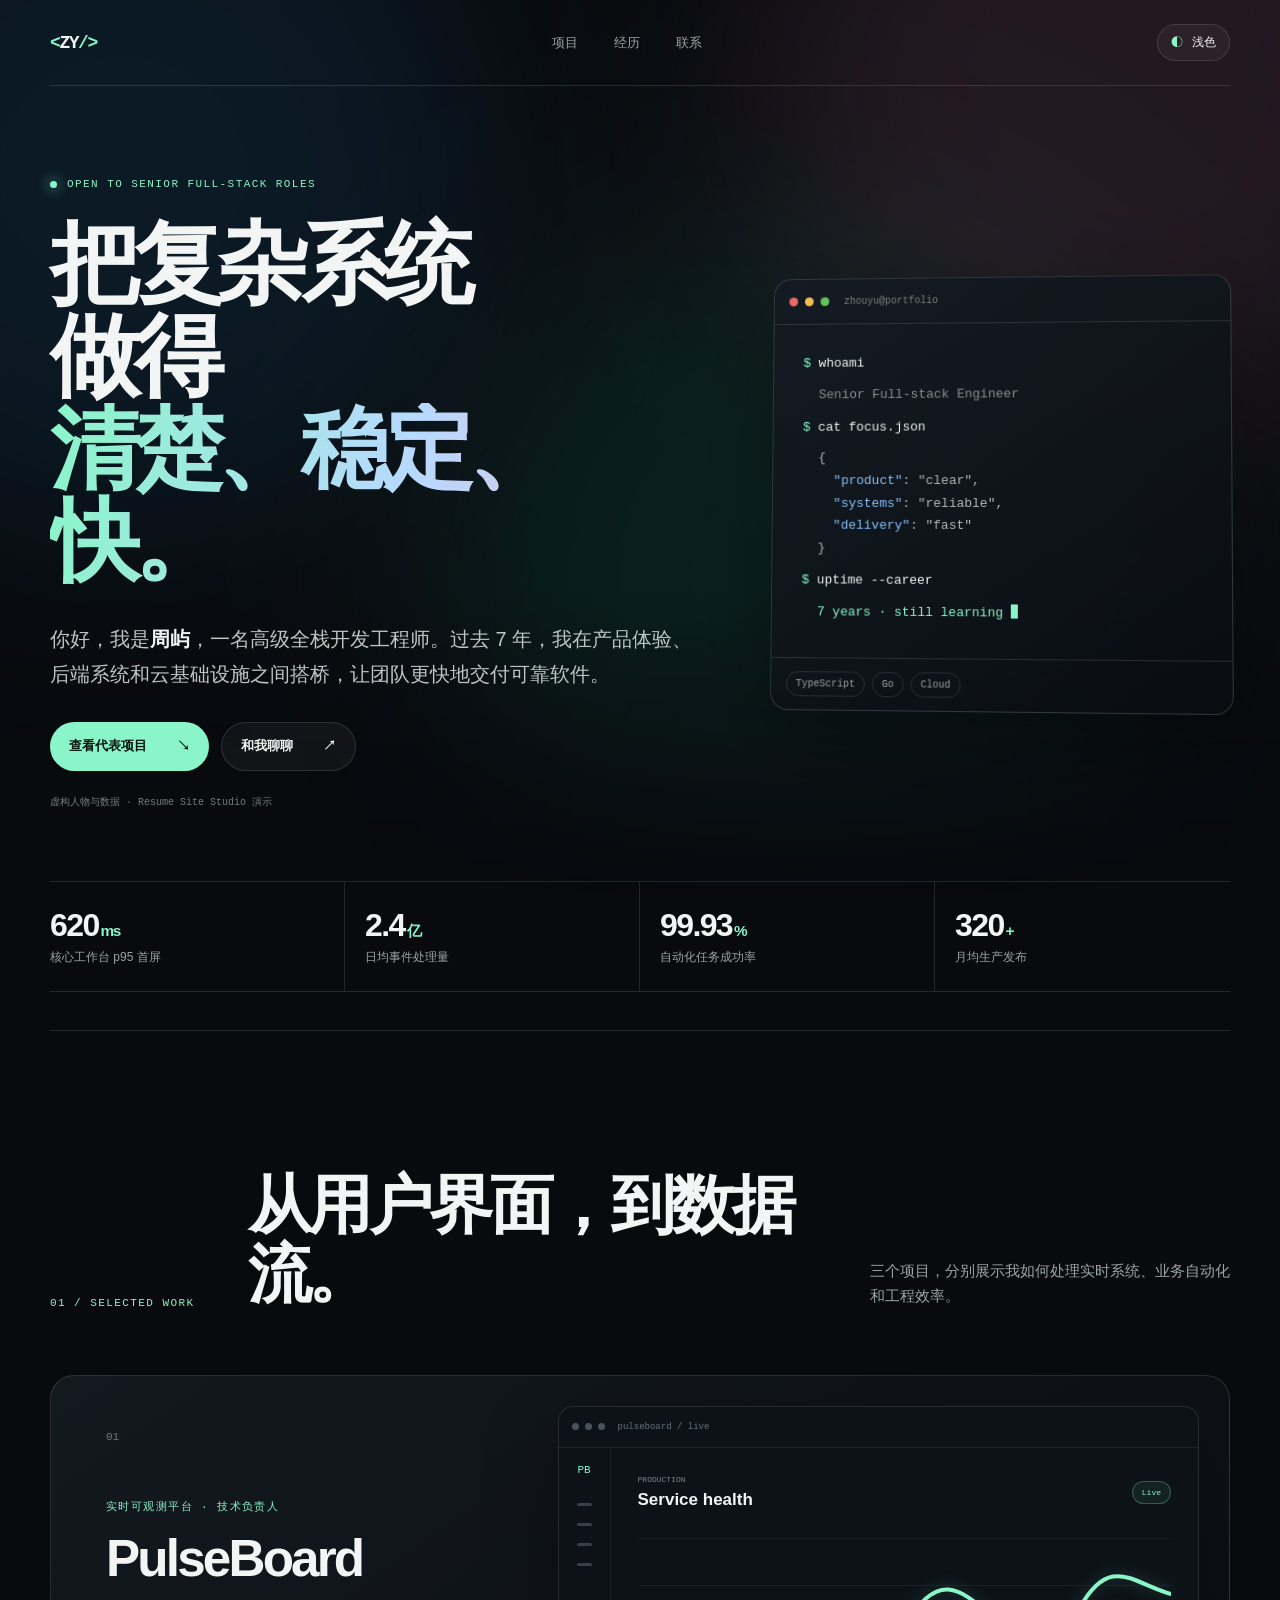
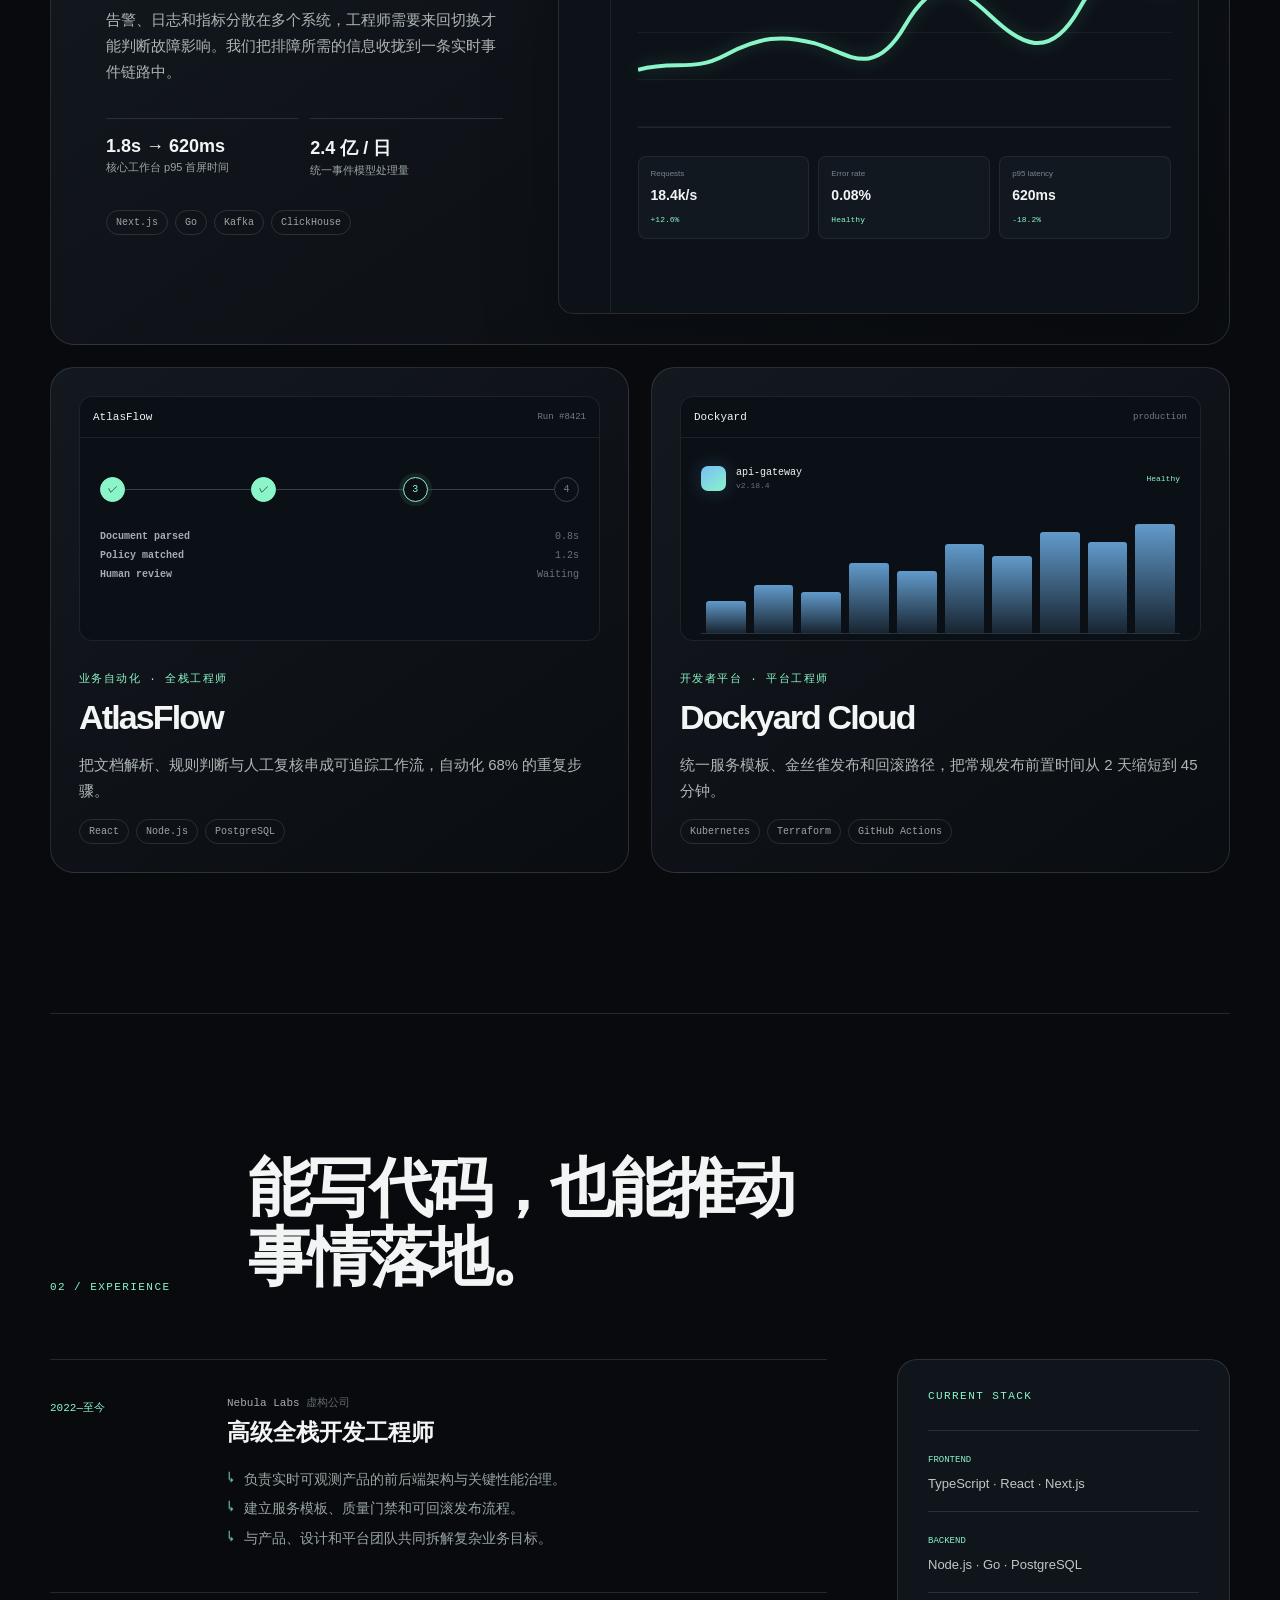
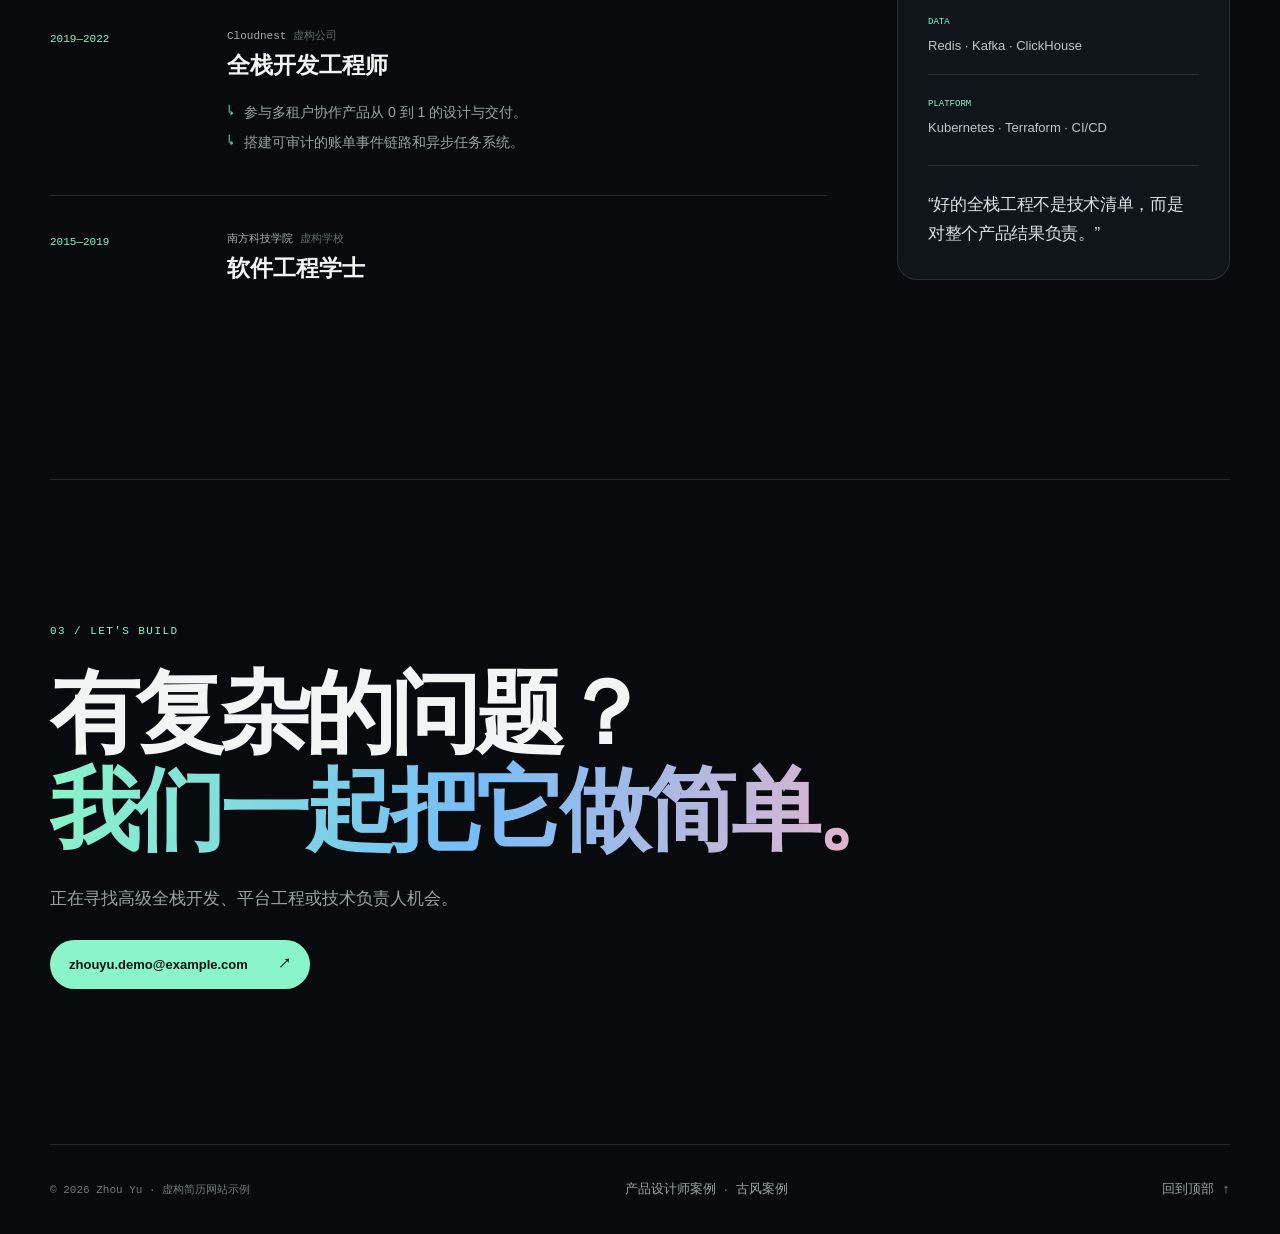
<file: public/index.html>
<!doctype html>
<html lang="zh-CN" data-theme="dark">
<head>
  <meta charset="utf-8">
  <meta name="viewport" content="width=device-width, initial-scale=1">
  <meta name="description" content="虚构全栈开发工程师周屿的个人简历网站示例。">
  <meta name="color-scheme" content="dark light">
  <title>周屿 · 全栈开发工程师</title>
  <link rel="icon" type="image/svg+xml" href="data:image/svg+xml,%3Csvg xmlns='http://www.w3.org/2000/svg' viewBox='0 0 64 64'%3E%3Crect width='64' height='64' rx='16' fill='%23090b0f'/%3E%3Cpath d='M18 22l-10 10 10 10M46 22l10 10-10 10M38 14L26 50' fill='none' stroke='%238af5c8' stroke-width='5' stroke-linecap='round' stroke-linejoin='round'/%3E%3C/svg%3E">
  <link rel="stylesheet" href="styles.css">
  <script src="app.js" defer></script>
</head>
<body>
  <a class="skip-link" href="#main">跳到主要内容</a>
  <div class="progress" aria-hidden="true"><span></span></div>
  <div class="aurora" aria-hidden="true"><i></i><i></i><i></i></div>

  <header class="site-header">
    <a class="logo" href="#top" aria-label="周屿，返回顶部"><span>&lt;</span>ZY<span>/&gt;</span></a>
    <nav aria-label="主导航">
      <a href="#work">项目</a>
      <a href="#experience">经历</a>
      <a href="#contact">联系</a>
    </nav>
    <button class="theme-toggle" type="button" aria-label="切换明暗主题" aria-pressed="false">
      <span class="theme-icon" aria-hidden="true">◐</span><span class="theme-text">浅色</span>
    </button>
  </header>

  <main id="main">
    <section class="hero" id="top" aria-labelledby="hero-title">
      <div class="hero-copy">
        <p class="status"><span></span> OPEN TO SENIOR FULL-STACK ROLES</p>
        <h1 id="hero-title">把复杂系统<br>做得<span>清楚、稳定、快。</span></h1>
        <p class="intro">你好，我是<strong>周屿</strong>，一名高级全栈开发工程师。过去 7 年，我在产品体验、后端系统和云基础设施之间搭桥，让团队更快地交付可靠软件。</p>
        <div class="hero-actions">
          <a class="button primary" href="#work">查看代表项目 <span aria-hidden="true">↘</span></a>
          <a class="button secondary" href="mailto:zhouyu.demo@example.com">和我聊聊 <span aria-hidden="true">↗</span></a>
        </div>
        <p class="demo-note">虚构人物与数据 · Resume Site Studio 演示</p>
      </div>

      <aside class="terminal-card" aria-label="工程师能力摘要">
        <div class="terminal-bar"><span></span><span></span><span></span><b>zhouyu@portfolio</b></div>
        <div class="terminal-body">
          <p><span class="prompt">$</span> whoami</p>
          <p class="result">Senior Full-stack Engineer</p>
          <p><span class="prompt">$</span> cat focus.json</p>
          <pre>{
  <span>"product"</span>: "clear",
  <span>"systems"</span>: "reliable",
  <span>"delivery"</span>: "fast"
}</pre>
          <p><span class="prompt">$</span> uptime --career</p>
          <p class="result accent">7 years · still learning <i class="cursor"></i></p>
        </div>
        <div class="terminal-footer"><span>TypeScript</span><span>Go</span><span>Cloud</span></div>
      </aside>

      <div class="hero-metrics" aria-label="职业成果摘要">
        <div><strong>620<small>ms</small></strong><span>核心工作台 p95 首屏</span></div>
        <div><strong>2.4<small>亿</small></strong><span>日均事件处理量</span></div>
        <div><strong>99.93<small>%</small></strong><span>自动化任务成功率</span></div>
        <div><strong>320<small>+</small></strong><span>月均生产发布</span></div>
      </div>
    </section>

    <section class="section work" id="work" aria-labelledby="work-title">
      <div class="section-head reveal">
        <p class="section-kicker">01 / SELECTED WORK</p>
        <h2 id="work-title">从用户界面，到数据流。</h2>
        <p>三个项目，分别展示我如何处理实时系统、业务自动化和工程效率。</p>
      </div>

      <article class="project project-featured reveal">
        <div class="project-copy">
          <div class="project-number">01</div>
          <p class="project-type">实时可观测平台 · 技术负责人</p>
          <h3>PulseBoard</h3>
          <p class="project-summary">告警、日志和指标分散在多个系统，工程师需要来回切换才能判断故障影响。我们把排障所需的信息收拢到一条实时事件链路中。</p>
          <ul class="project-outcomes">
            <li><strong>1.8s → 620ms</strong><span>核心工作台 p95 首屏时间</span></li>
            <li><strong>2.4 亿 / 日</strong><span>统一事件模型处理量</span></li>
          </ul>
          <div class="tags"><span>Next.js</span><span>Go</span><span>Kafka</span><span>ClickHouse</span></div>
        </div>
        <div class="product-window pulse-window" aria-label="PulseBoard 产品界面示意图">
          <div class="window-top"><span></span><span></span><span></span><b>pulseboard / live</b></div>
          <div class="dashboard">
            <div class="dash-side"><b>PB</b><i></i><i></i><i></i><i></i></div>
            <div class="dash-main">
              <div class="dash-heading"><div><small>PRODUCTION</small><strong>Service health</strong></div><span>Live</span></div>
              <div class="chart"><div class="chart-grid"></div><svg viewBox="0 0 500 140" role="img" aria-label="服务健康趋势图"><path d="M0 105 C35 95 50 108 82 91 S135 72 165 80 S220 116 250 64 S302 28 330 54 S385 99 414 47 S465 25 500 34" fill="none" stroke="currentColor" stroke-width="4" vector-effect="non-scaling-stroke"/></svg></div>
              <div class="dash-cards"><div><small>Requests</small><strong>18.4k/s</strong><em>+12.6%</em></div><div><small>Error rate</small><strong>0.08%</strong><em>Healthy</em></div><div><small>p95 latency</small><strong>620ms</strong><em>-18.2%</em></div></div>
            </div>
          </div>
        </div>
      </article>

      <div class="project-grid">
        <article class="project compact reveal">
          <div class="mini-ui flow-ui" aria-label="AtlasFlow 工作流界面示意图">
            <div class="mini-top"><b>AtlasFlow</b><span>Run #8421</span></div>
            <div class="flow"><i class="done">✓</i><span></span><i class="done">✓</i><span></span><i class="active">3</i><span></span><i>4</i></div>
            <div class="flow-rows"><p><b>Document parsed</b><em>0.8s</em></p><p><b>Policy matched</b><em>1.2s</em></p><p><b>Human review</b><em>Waiting</em></p></div>
          </div>
          <p class="project-type">业务自动化 · 全栈工程师</p>
          <h3>AtlasFlow</h3>
          <p>把文档解析、规则判断与人工复核串成可追踪工作流，自动化 68% 的重复步骤。</p>
          <div class="tags"><span>React</span><span>Node.js</span><span>PostgreSQL</span></div>
        </article>

        <article class="project compact reveal">
          <div class="mini-ui deploy-ui" aria-label="Dockyard Cloud 发布界面示意图">
            <div class="mini-top"><b>Dockyard</b><span>production</span></div>
            <div class="deploy-line"><i></i><span><b>api-gateway</b><small>v2.18.4</small></span><em>Healthy</em></div>
            <div class="deploy-chart"><span style="height:28%"></span><span style="height:42%"></span><span style="height:36%"></span><span style="height:61%"></span><span style="height:54%"></span><span style="height:78%"></span><span style="height:67%"></span><span style="height:88%"></span><span style="height:80%"></span><span style="height:95%"></span></div>
          </div>
          <p class="project-type">开发者平台 · 平台工程师</p>
          <h3>Dockyard Cloud</h3>
          <p>统一服务模板、金丝雀发布和回滚路径，把常规发布前置时间从 2 天缩短到 45 分钟。</p>
          <div class="tags"><span>Kubernetes</span><span>Terraform</span><span>GitHub Actions</span></div>
        </article>
      </div>
    </section>

    <section class="section experience" id="experience" aria-labelledby="experience-title">
      <div class="section-head reveal">
        <p class="section-kicker">02 / EXPERIENCE</p>
        <h2 id="experience-title">能写代码，也能推动事情落地。</h2>
      </div>
      <div class="experience-layout">
        <div class="timeline">
          <article class="timeline-item reveal">
            <div class="time">2022—至今</div>
            <div><p>Nebula Labs <span>虚构公司</span></p><h3>高级全栈开发工程师</h3><ul><li>负责实时可观测产品的前后端架构与关键性能治理。</li><li>建立服务模板、质量门禁和可回滚发布流程。</li><li>与产品、设计和平台团队共同拆解复杂业务目标。</li></ul></div>
          </article>
          <article class="timeline-item reveal">
            <div class="time">2019—2022</div>
            <div><p>Cloudnest <span>虚构公司</span></p><h3>全栈开发工程师</h3><ul><li>参与多租户协作产品从 0 到 1 的设计与交付。</li><li>搭建可审计的账单事件链路和异步任务系统。</li></ul></div>
          </article>
          <article class="timeline-item reveal">
            <div class="time">2015—2019</div>
            <div><p>南方科技学院 <span>虚构学校</span></p><h3>软件工程学士</h3></div>
          </article>
        </div>
        <aside class="stack-card reveal">
          <p class="section-kicker">CURRENT STACK</p>
          <div class="stack-groups">
            <div><span>FRONTEND</span><p>TypeScript · React · Next.js</p></div>
            <div><span>BACKEND</span><p>Node.js · Go · PostgreSQL</p></div>
            <div><span>DATA</span><p>Redis · Kafka · ClickHouse</p></div>
            <div><span>PLATFORM</span><p>Kubernetes · Terraform · CI/CD</p></div>
          </div>
          <p class="principle">“好的全栈工程不是技术清单，而是对整个产品结果负责。”</p>
        </aside>
      </div>
    </section>

    <section class="contact reveal" id="contact" aria-labelledby="contact-title">
      <p class="section-kicker">03 / LET'S BUILD</p>
      <h2 id="contact-title">有复杂的问题？<br><span>我们一起把它做简单。</span></h2>
      <p>正在寻找高级全栈开发、平台工程或技术负责人机会。</p>
      <a class="button primary" href="mailto:zhouyu.demo@example.com">zhouyu.demo@example.com <span aria-hidden="true">↗</span></a>
    </section>
  </main>

  <footer><span>© 2026 Zhou Yu · 虚构简历网站示例</span><span><a href="elegant/">产品设计师案例</a> · <a href="guofeng/">古风案例</a></span><a href="#top">回到顶部 ↑</a></footer>
</body>
</html>
</file>
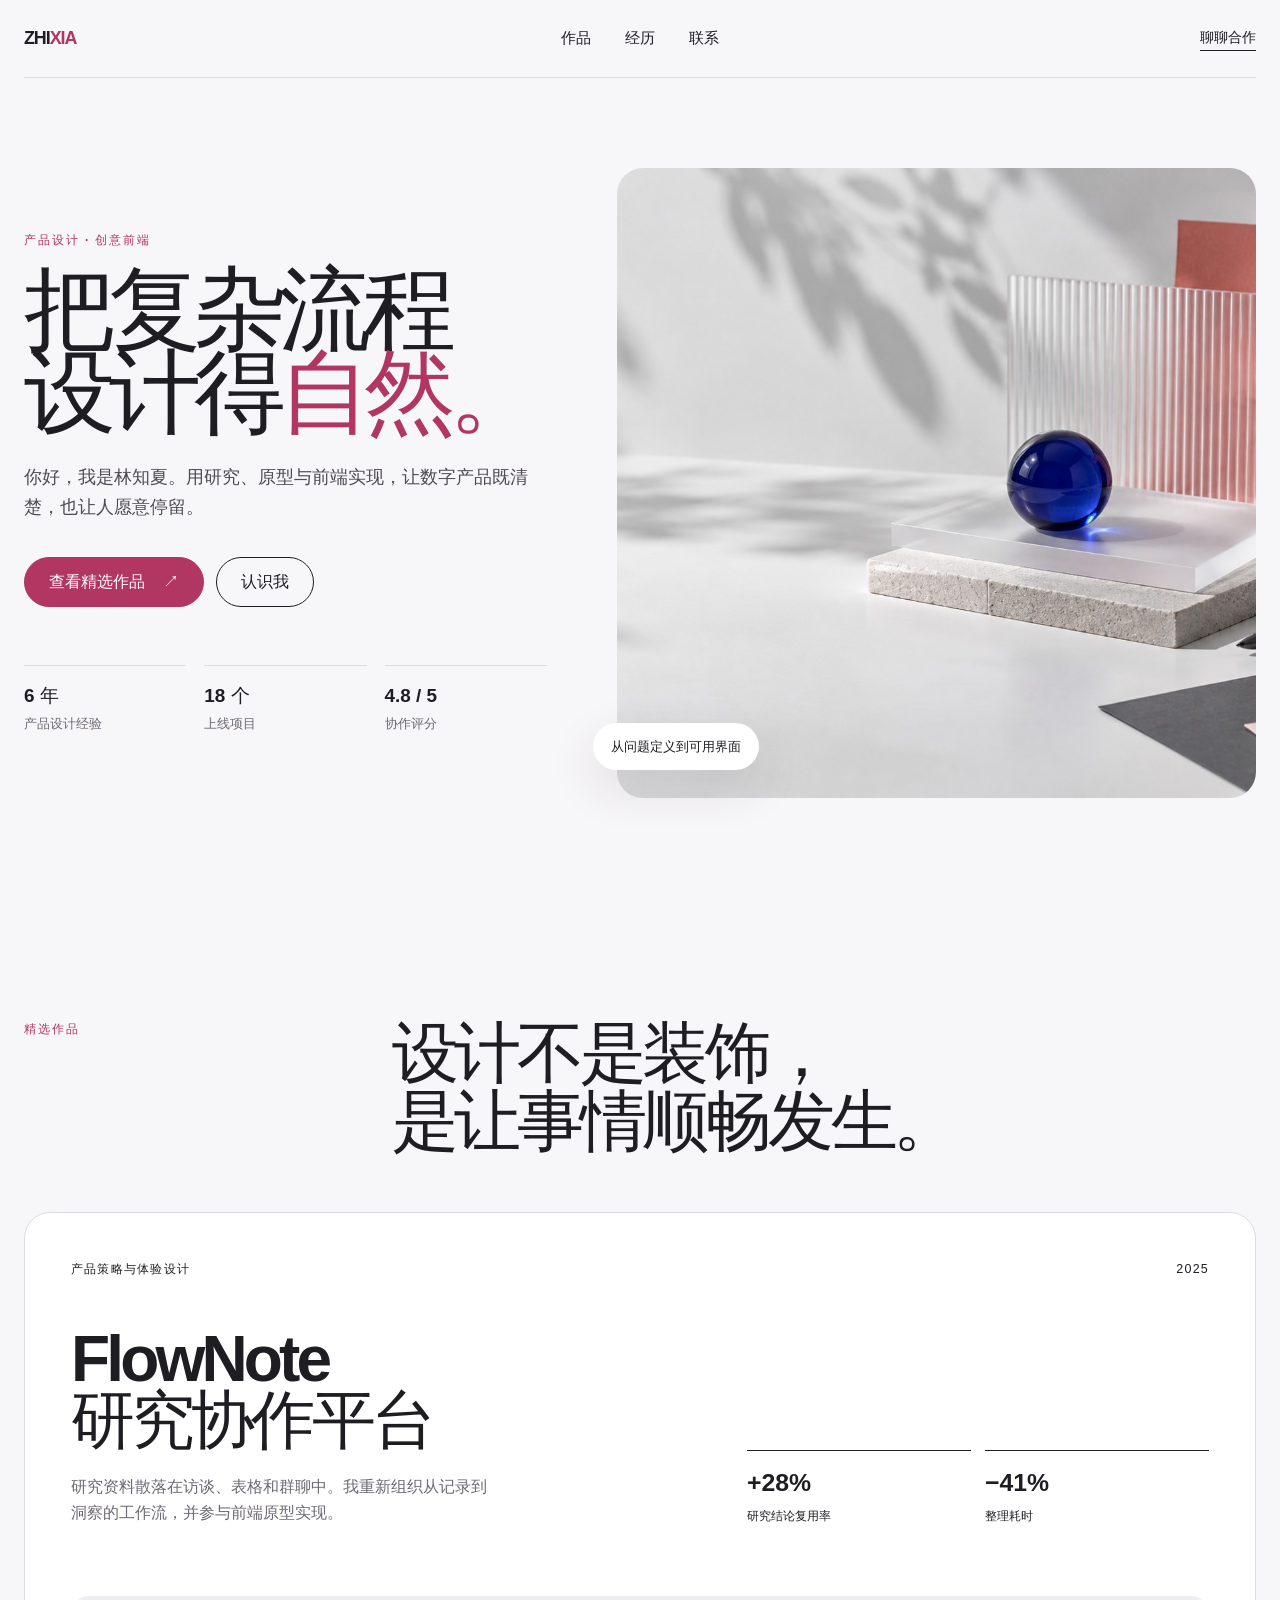
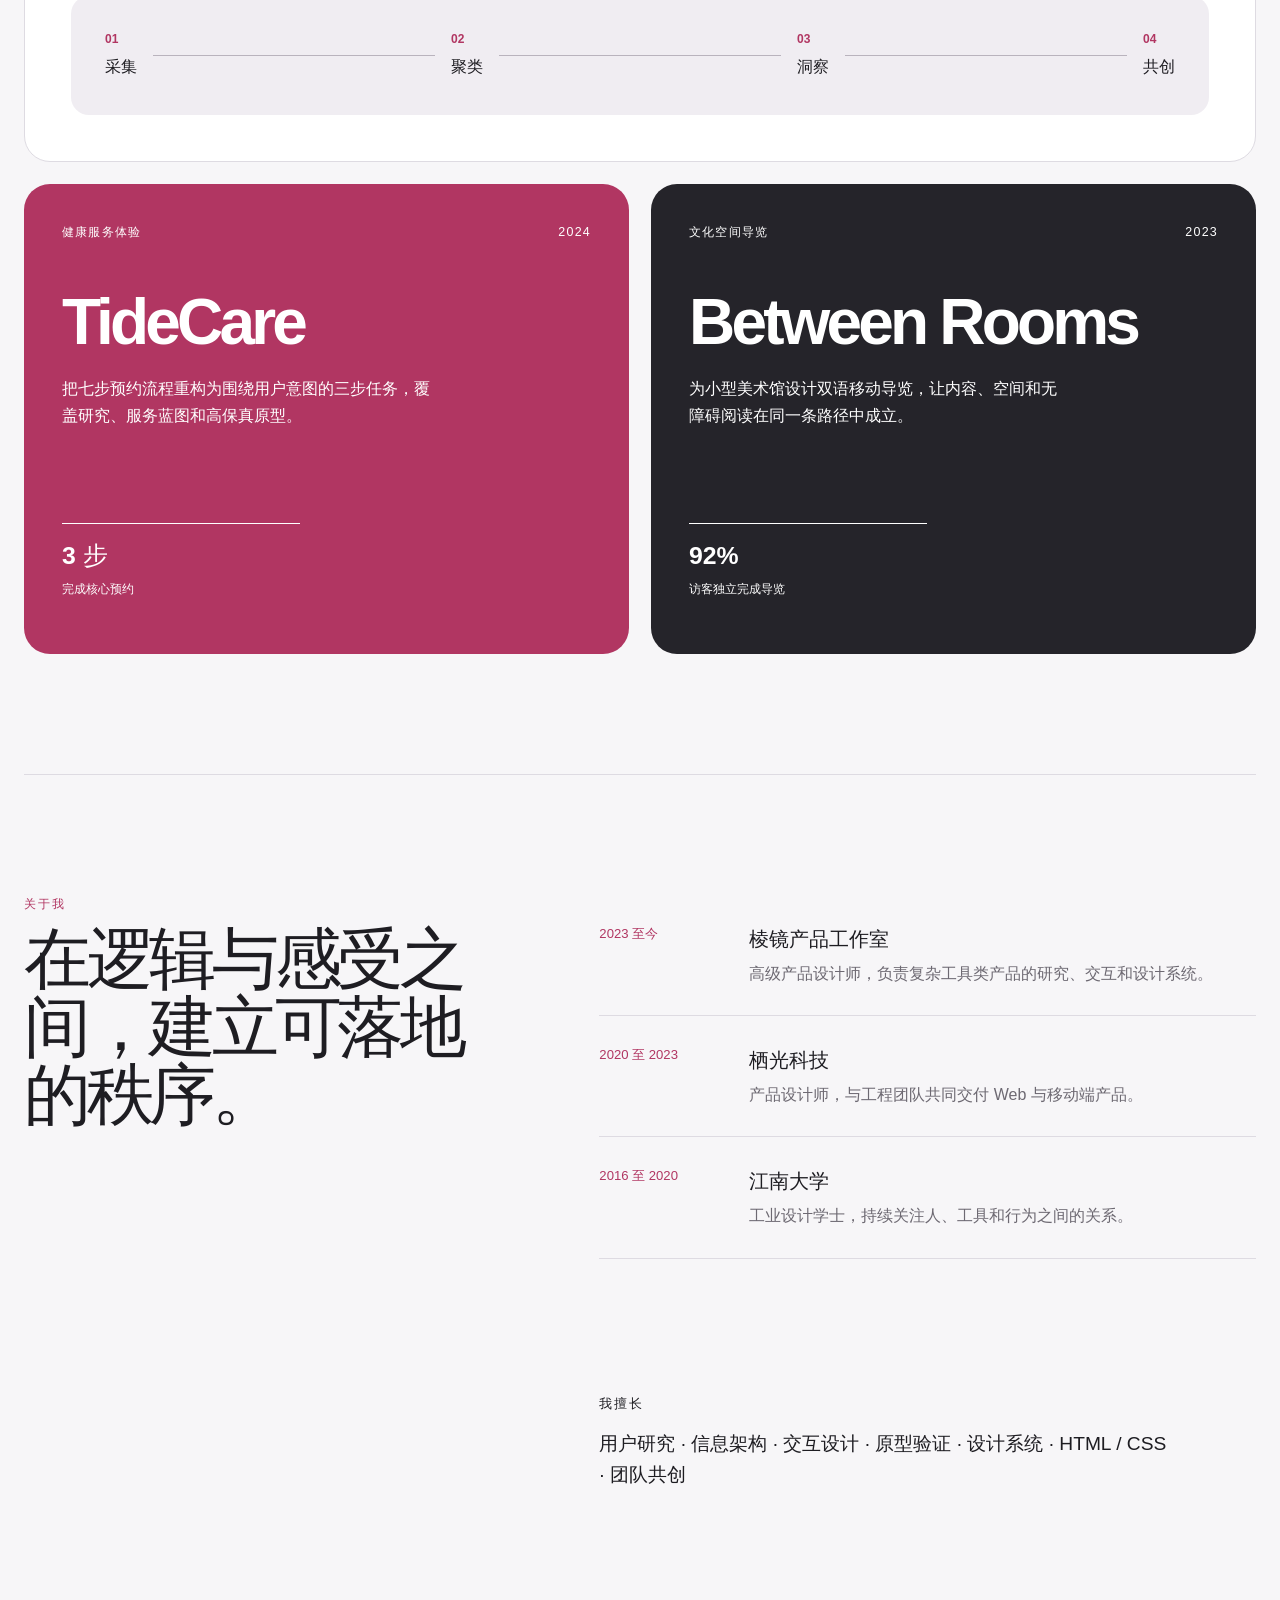
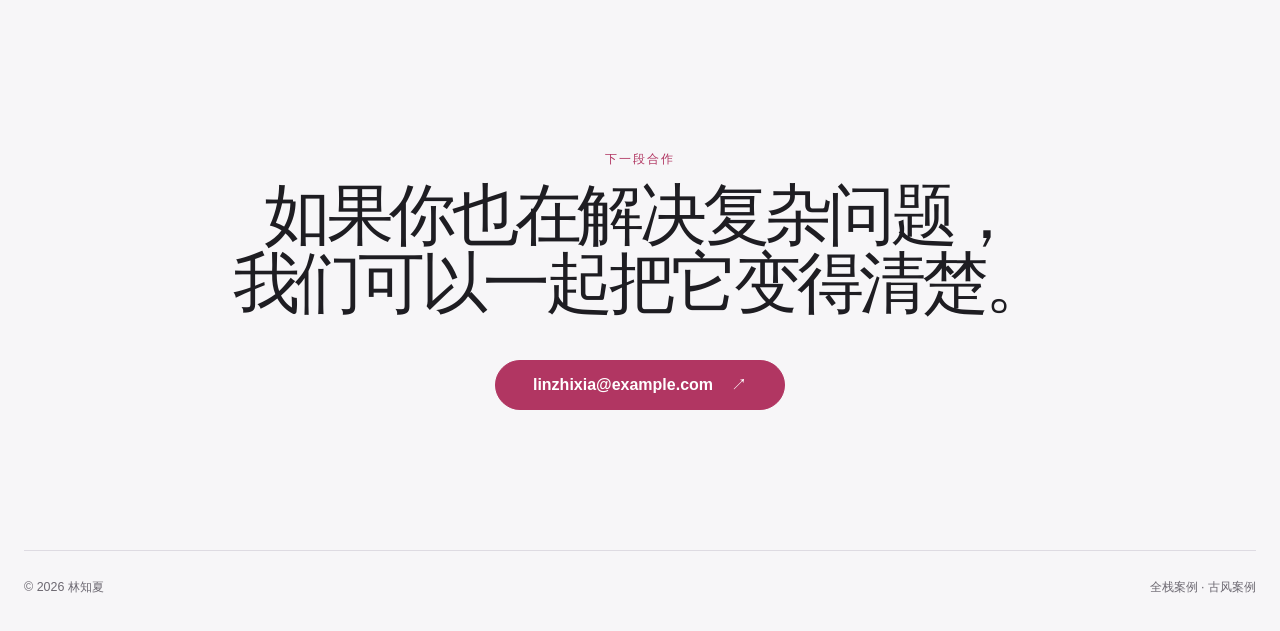
<file: public/elegant/index.html>
<!doctype html>
<html lang="zh-CN">
<head>
  <meta charset="utf-8">
  <meta name="viewport" content="width=device-width, initial-scale=1">
  <meta name="description" content="林知夏，虚构产品设计师与创意前端工程师简历网站案例。">
  <title>林知夏 · 产品设计师</title>
  <link rel="icon" href="assets/hero-still-life.jpg">
  <link rel="stylesheet" href="styles.css">
</head>
<body>
  <a class="skip-link" href="#main">跳到主要内容</a>
  <header class="site-header">
    <a class="brand" href="#top" aria-label="返回首页">ZHI<span>XIA</span></a>
    <nav aria-label="主导航">
      <a href="#work">作品</a>
      <a href="#about">经历</a>
      <a href="#contact">联系</a>
    </nav>
    <a class="header-cta" href="#contact">聊聊合作</a>
  </header>

  <main id="main">
    <section class="hero" id="top" aria-labelledby="hero-title">
      <div class="hero-copy">
        <p class="eyebrow">产品设计 · 创意前端</p>
        <h1 id="hero-title">把复杂流程<br>设计得<span>自然。</span></h1>
        <p class="hero-intro">你好，我是林知夏。用研究、原型与前端实现，让数字产品既清楚，也让人愿意停留。</p>
        <div class="hero-actions">
          <a class="button primary" href="#work">查看精选作品 <span aria-hidden="true">↗</span></a>
          <a class="button secondary" href="#about">认识我</a>
        </div>
        <dl class="hero-facts" aria-label="职业摘要">
          <div><dt>6 年</dt><dd>产品设计经验</dd></div>
          <div><dt>18 个</dt><dd>上线项目</dd></div>
          <div><dt>4.8 / 5</dt><dd>协作评分</dd></div>
        </dl>
      </div>
      <figure class="hero-visual">
        <img src="assets/hero-still-life.jpg" alt="白色工作台上的纸张、亚克力、蓝色玻璃球与设计笔">
        <figcaption>从问题定义到可用界面</figcaption>
      </figure>
    </section>

    <section class="work section" id="work" aria-labelledby="work-title">
      <header class="section-title reveal">
        <p>精选作品</p>
        <h2 id="work-title">设计不是装饰，<br>是让事情顺畅发生。</h2>
      </header>

      <article class="case case-featured reveal">
        <div class="case-meta">
          <span>产品策略与体验设计</span>
          <span>2025</span>
        </div>
        <div class="case-grid">
          <div>
            <h3>FlowNote<br>研究协作平台</h3>
            <p>研究资料散落在访谈、表格和群聊中。我重新组织从记录到洞察的工作流，并参与前端原型实现。</p>
          </div>
          <dl class="case-results">
            <div><dt>+28%</dt><dd>研究结论复用率</dd></div>
            <div><dt>−41%</dt><dd>整理耗时</dd></div>
          </dl>
        </div>
        <div class="flow-visual" aria-label="从采集到洞察的产品流程示意">
          <div><strong>01</strong><span>采集</span></div>
          <i aria-hidden="true"></i>
          <div><strong>02</strong><span>聚类</span></div>
          <i aria-hidden="true"></i>
          <div><strong>03</strong><span>洞察</span></div>
          <i aria-hidden="true"></i>
          <div><strong>04</strong><span>共创</span></div>
        </div>
      </article>

      <div class="case-pair">
        <article class="case compact berry reveal">
          <div class="case-meta"><span>健康服务体验</span><span>2024</span></div>
          <h3>TideCare</h3>
          <p>把七步预约流程重构为围绕用户意图的三步任务，覆盖研究、服务蓝图和高保真原型。</p>
          <dl><div><dt>3 步</dt><dd>完成核心预约</dd></div></dl>
        </article>
        <article class="case compact graphite reveal">
          <div class="case-meta"><span>文化空间导览</span><span>2023</span></div>
          <h3>Between Rooms</h3>
          <p>为小型美术馆设计双语移动导览，让内容、空间和无障碍阅读在同一条路径中成立。</p>
          <dl><div><dt>92%</dt><dd>访客独立完成导览</dd></div></dl>
        </article>
      </div>
    </section>

    <section class="about section" id="about" aria-labelledby="about-title">
      <div class="about-lead reveal">
        <p>关于我</p>
        <h2 id="about-title">在逻辑与感受之间，建立可落地的秩序。</h2>
      </div>
      <div class="timeline reveal">
        <article><time>2023 至今</time><div><h3>棱镜产品工作室</h3><p>高级产品设计师，负责复杂工具类产品的研究、交互和设计系统。</p></div></article>
        <article><time>2020 至 2023</time><div><h3>栖光科技</h3><p>产品设计师，与工程团队共同交付 Web 与移动端产品。</p></div></article>
        <article><time>2016 至 2020</time><div><h3>江南大学</h3><p>工业设计学士，持续关注人、工具和行为之间的关系。</p></div></article>
      </div>
      <div class="toolbox reveal">
        <h3>我擅长</h3>
        <p>用户研究 · 信息架构 · 交互设计 · 原型验证 · 设计系统 · HTML / CSS · 团队共创</p>
      </div>
    </section>

    <section class="contact section" id="contact" aria-labelledby="contact-title">
      <p>下一段合作</p>
      <h2 id="contact-title">如果你也在解决复杂问题，<br>我们可以一起把它变得清楚。</h2>
      <a class="button primary" href="mailto:linzhixia@example.com">linzhixia@example.com <span aria-hidden="true">↗</span></a>
    </section>
  </main>

  <footer>
    <span>© <span id="year">2026</span> 林知夏</span>
    <span><a href="../">全栈案例</a> · <a href="../guofeng/">古风案例</a></span>
  </footer>
  <script src="app.js"></script>
</body>
</html>
</file>
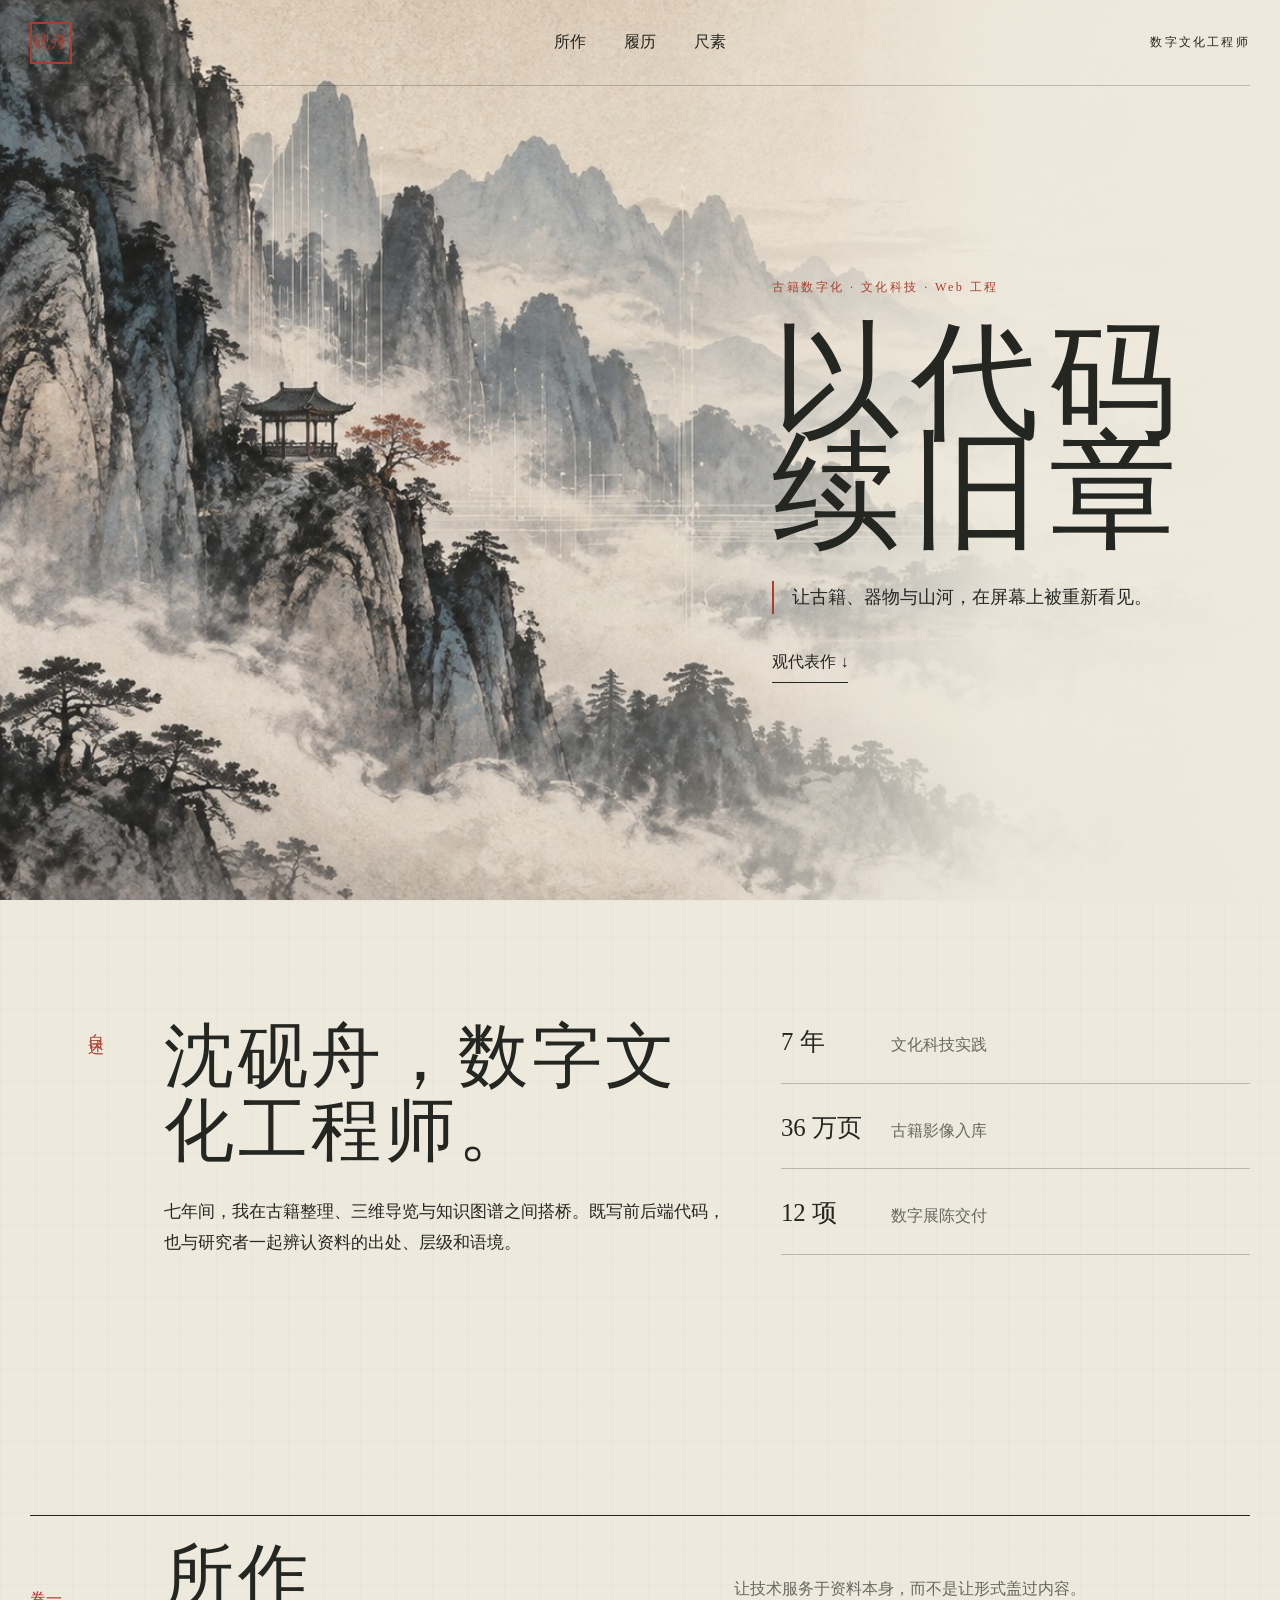
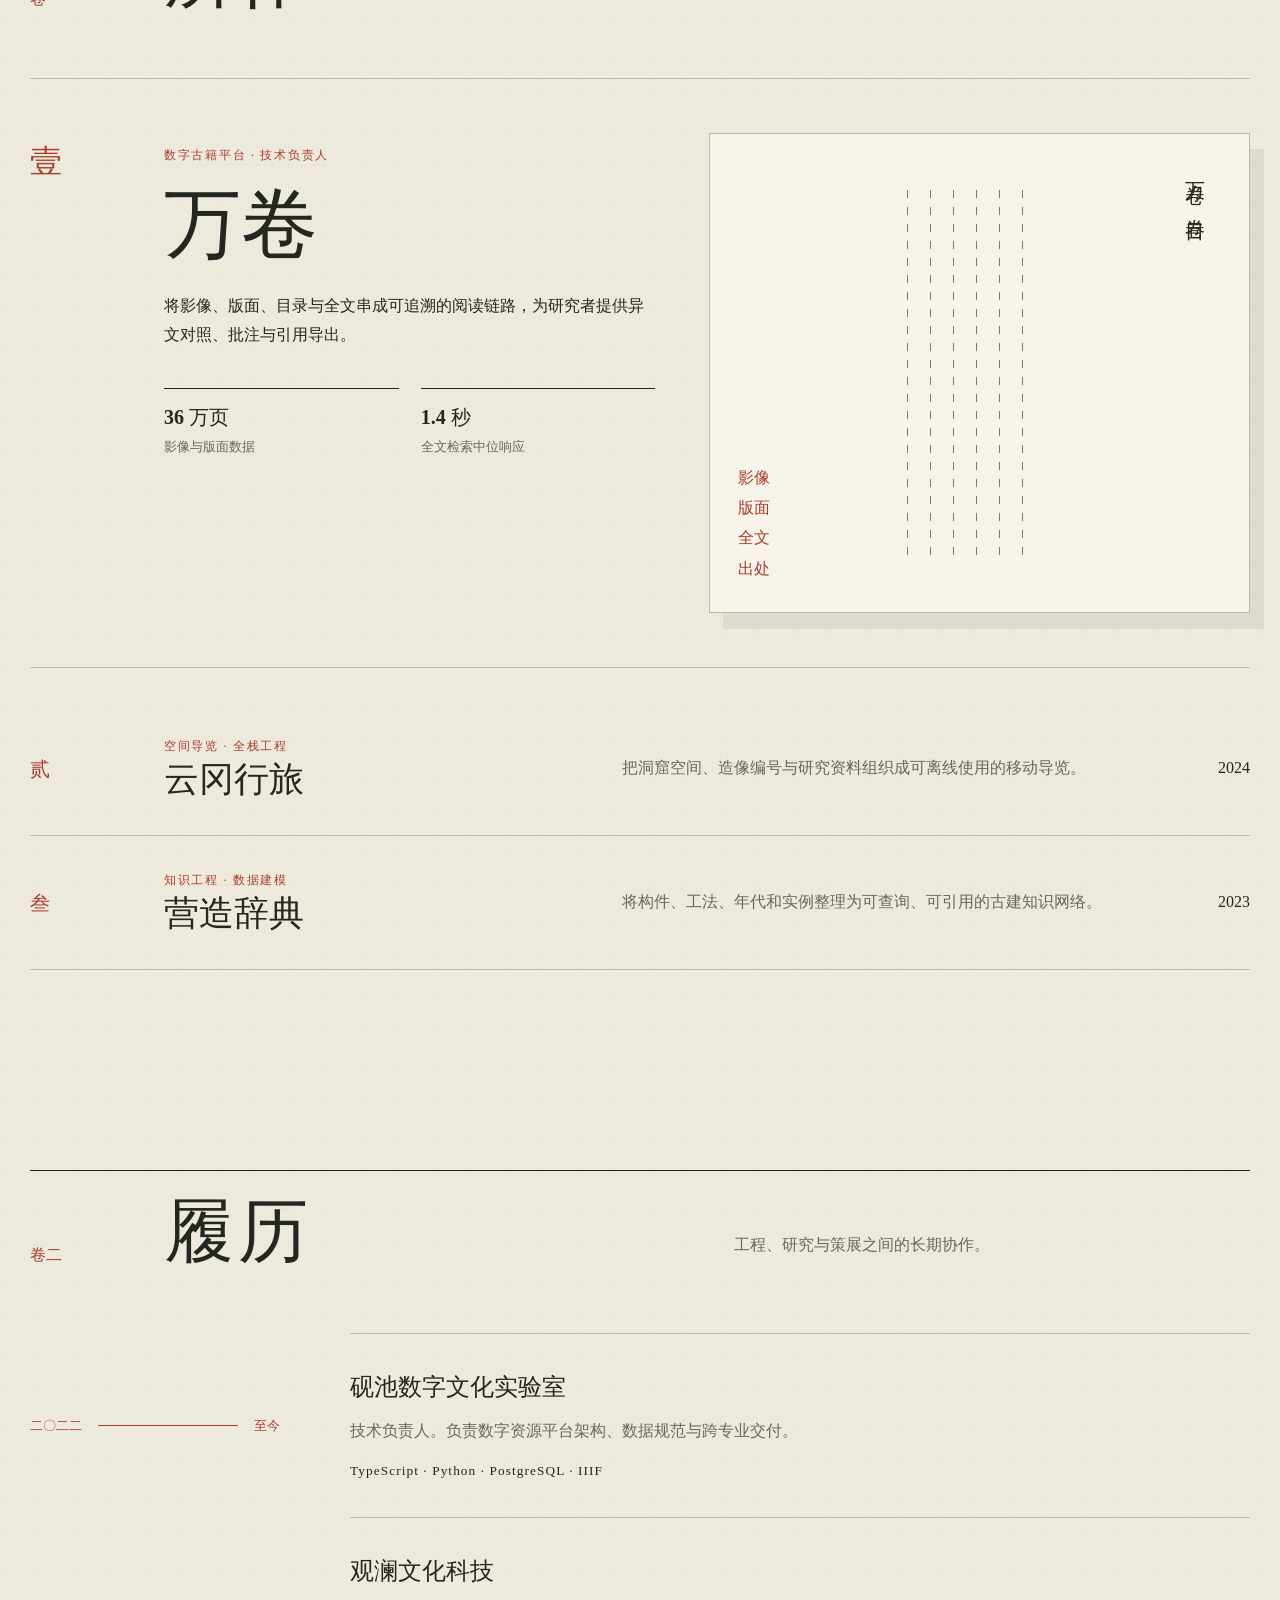
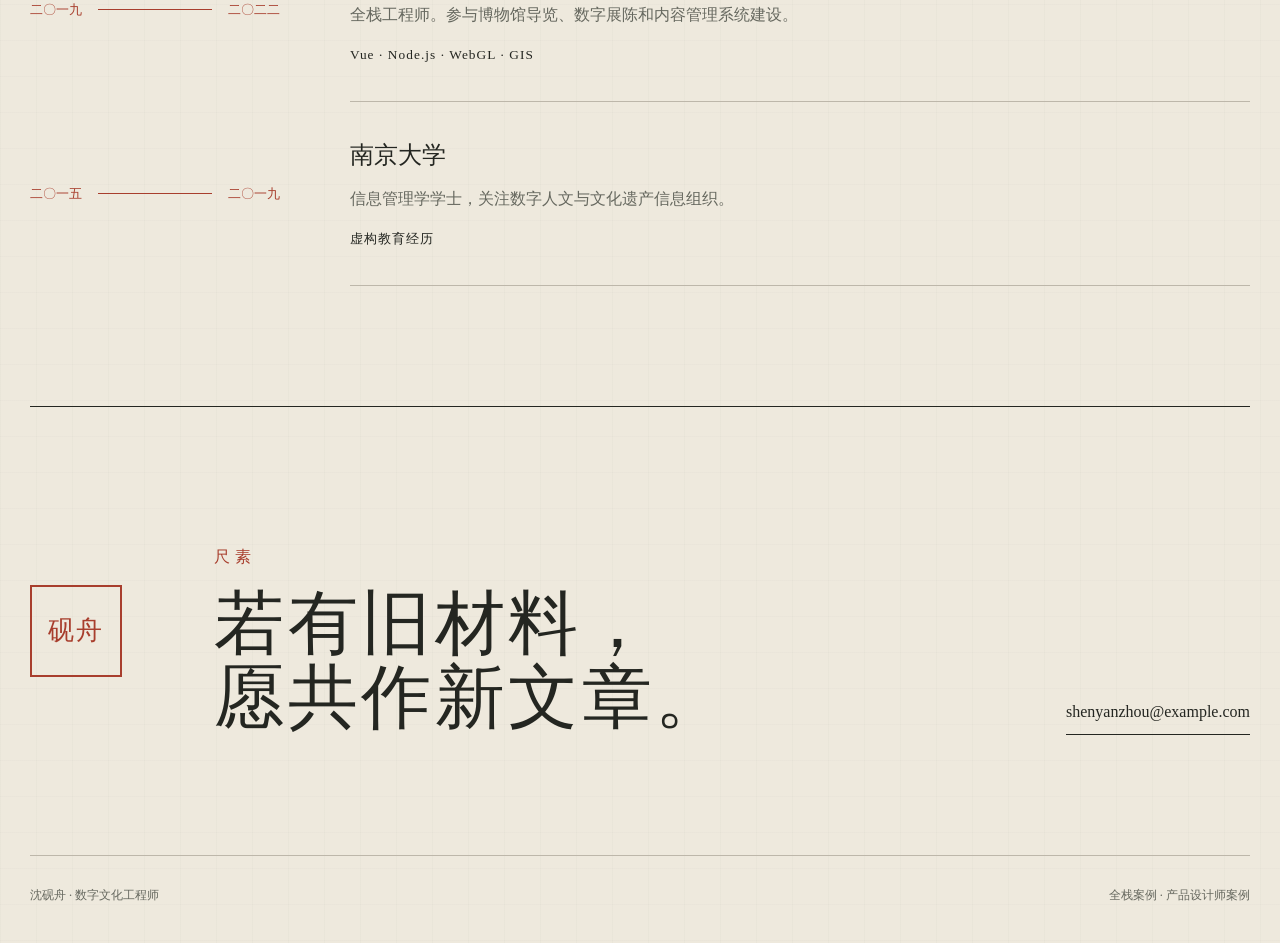
<file: public/guofeng/index.html>
<!doctype html>
<html lang="zh-CN">
<head>
  <meta charset="utf-8">
  <meta name="viewport" content="width=device-width, initial-scale=1">
  <meta name="description" content="沈砚舟，虚构数字文化工程师简历网站案例。">
  <title>沈砚舟 · 数字文化工程师</title>
  <link rel="icon" href="assets/hero-ink-landscape.jpg">
  <link rel="stylesheet" href="styles.css">
</head>
<body>
  <a class="skip-link" href="#main">跳到主要内容</a>
  <header class="site-header">
    <a class="seal" href="#top" aria-label="返回首页">砚舟</a>
    <nav aria-label="主导航">
      <a href="#works">所作</a>
      <a href="#journey">履历</a>
      <a href="#contact">尺素</a>
    </nav>
    <span class="role">数字文化工程师</span>
  </header>

  <main id="main">
    <section class="hero" id="top" aria-labelledby="hero-title">
      <img src="assets/hero-ink-landscape.jpg" alt="宣纸质感的水墨群山、云海与亭台">
      <div class="hero-wash" aria-hidden="true"></div>
      <div class="hero-copy">
        <p>古籍数字化 · 文化科技 · Web 工程</p>
        <h1 id="hero-title"><span style="display:block;white-space:nowrap">以代码</span><span style="display:block;white-space:nowrap">续旧章</span></h1>
        <blockquote>让古籍、器物与山河，在屏幕上被重新看见。</blockquote>
        <a class="text-link" href="#works">观代表作 <span aria-hidden="true">↓</span></a>
      </div>
    </section>

    <section class="intro section reveal" aria-labelledby="intro-title">
      <p class="vertical-label">自述</p>
      <div>
        <h2 id="intro-title">沈砚舟，数字文化工程师。</h2>
        <p>七年间，我在古籍整理、三维导览与知识图谱之间搭桥。既写前后端代码，也与研究者一起辨认资料的出处、层级和语境。</p>
      </div>
      <dl>
        <div><dt>7 年</dt><dd>文化科技实践</dd></div>
        <div><dt>36 万页</dt><dd>古籍影像入库</dd></div>
        <div><dt>12 项</dt><dd>数字展陈交付</dd></div>
      </dl>
    </section>

    <section class="works section" id="works" aria-labelledby="works-title">
      <header class="chapter reveal">
        <span>卷一</span>
        <h2 id="works-title">所作</h2>
        <p>让技术服务于资料本身，而不是让形式盖过内容。</p>
      </header>

      <article class="work-item featured reveal">
        <div class="work-index">壹</div>
        <div class="work-copy">
          <p class="work-type">数字古籍平台 · 技术负责人</p>
          <h3>万卷</h3>
          <p>将影像、版面、目录与全文串成可追溯的阅读链路，为研究者提供异文对照、批注与引用导出。</p>
          <ul>
            <li><strong>36 万页</strong><span>影像与版面数据</span></li>
            <li><strong>1.4 秒</strong><span>全文检索中位响应</span></li>
          </ul>
        </div>
        <div class="folio" aria-label="古籍数字化页面结构示意">
          <div class="folio-title">万卷 · 卷目</div>
          <div class="folio-lines"><i></i><i></i><i></i><i></i><i></i><i></i></div>
          <div class="annotation">影像<br>版面<br>全文<br>出处</div>
        </div>
      </article>

      <div class="work-list">
        <article class="work-row reveal">
          <span>贰</span><div><p>空间导览 · 全栈工程</p><h3>云冈行旅</h3></div><p>把洞窟空间、造像编号与研究资料组织成可离线使用的移动导览。</p><strong>2024</strong>
        </article>
        <article class="work-row reveal">
          <span>叁</span><div><p>知识工程 · 数据建模</p><h3>营造辞典</h3></div><p>将构件、工法、年代和实例整理为可查询、可引用的古建知识网络。</p><strong>2023</strong>
        </article>
      </div>
    </section>

    <section class="journey section" id="journey" aria-labelledby="journey-title">
      <header class="chapter reveal"><span>卷二</span><h2 id="journey-title">履历</h2><p>工程、研究与策展之间的长期协作。</p></header>
      <div class="journey-grid reveal">
        <div class="years"><span>二〇二二</span><i></i><span>至今</span></div>
        <article><h3>砚池数字文化实验室</h3><p>技术负责人。负责数字资源平台架构、数据规范与跨专业交付。</p><small>TypeScript · Python · PostgreSQL · IIIF</small></article>
        <div class="years"><span>二〇一九</span><i></i><span>二〇二二</span></div>
        <article><h3>观澜文化科技</h3><p>全栈工程师。参与博物馆导览、数字展陈和内容管理系统建设。</p><small>Vue · Node.js · WebGL · GIS</small></article>
        <div class="years"><span>二〇一五</span><i></i><span>二〇一九</span></div>
        <article><h3>南京大学</h3><p>信息管理学学士，关注数字人文与文化遗产信息组织。</p><small>虚构教育经历</small></article>
      </div>
    </section>

    <section class="contact section reveal" id="contact" aria-labelledby="contact-title">
      <span class="seal large" aria-hidden="true">砚舟</span>
      <div><p>尺素</p><h2 id="contact-title">若有旧材料，<br>愿共作新文章。</h2></div>
      <a href="mailto:shenyanzhou@example.com">shenyanzhou@example.com</a>
    </section>
  </main>

  <footer><span>沈砚舟 · 数字文化工程师</span><span><a href="../">全栈案例</a> · <a href="../elegant/">产品设计师案例</a></span></footer>
  <script src="app.js"></script>
</body>
</html>
</file>
<file: public/styles.css>
:root{color-scheme:dark;--bg:#080a0e;--surface:#10141b;--surface-2:#151b23;--text:#f2f5f4;--muted:#9aa5a2;--line:rgba(225,240,235,.13);--accent:#8af5c8;--accent-2:#77bdf8;--shadow:0 30px 100px rgba(0,0,0,.35);--sans:Inter,"Segoe UI","Microsoft YaHei",Arial,sans-serif;--mono:"SFMono-Regular",Consolas,"Liberation Mono",monospace}
*{box-sizing:border-box}html{scroll-behavior:smooth}body{margin:0;background:var(--bg);color:var(--text);font-family:var(--sans);-webkit-font-smoothing:antialiased;overflow-x:hidden}a{color:inherit}button{font:inherit}::selection{background:var(--accent);color:#07110d}.skip-link{position:fixed;z-index:100;top:-60px;left:24px;background:var(--accent);color:#07110d;padding:12px 16px;border-radius:8px}.skip-link:focus{top:16px}a:focus-visible,button:focus-visible{outline:2px solid var(--accent);outline-offset:5px}
.progress{position:fixed;z-index:50;left:0;right:0;top:0;height:2px;background:transparent}.progress span{display:block;height:100%;width:0;background:linear-gradient(90deg,var(--accent-2),var(--accent));box-shadow:0 0 12px var(--accent)}.aurora{position:absolute;inset:0 0 auto;height:900px;overflow:hidden;pointer-events:none;mask-image:linear-gradient(#000 0%,#000 65%,transparent)}.aurora i{position:absolute;width:55vw;height:55vw;min-width:520px;min-height:520px;border-radius:50%;filter:blur(100px);opacity:.25;mix-blend-mode:screen;animation:drift 20s ease-in-out infinite alternate}.aurora i:nth-child(1){left:-18%;top:-20%;background:#13496a}.aurora i:nth-child(2){right:-15%;top:-30%;background:#724257;animation-delay:-7s}.aurora i:nth-child(3){left:35%;top:25%;background:#137b65;opacity:.18;animation-delay:-13s}
.site-header,main,footer{position:relative;z-index:1;width:min(1180px,calc(100% - 48px));margin-inline:auto}.site-header{height:86px;display:flex;align-items:center;justify-content:space-between;border-bottom:1px solid var(--line);gap:24px}.logo{font-family:var(--mono);font-size:18px;font-weight:800;text-decoration:none;letter-spacing:-.08em}.logo span{color:var(--accent)}nav{display:flex;gap:36px}nav a,footer a{font-size:13px;color:var(--muted);text-decoration:none;transition:color .25s}nav a:hover,footer a:hover{color:var(--accent)}.theme-toggle{display:flex;align-items:center;gap:9px;color:var(--text);background:rgba(255,255,255,.045);border:1px solid var(--line);border-radius:999px;padding:9px 13px;cursor:pointer;font-size:12px;transition:.25s}.theme-toggle:hover{border-color:rgba(138,245,200,.45);background:rgba(138,245,200,.08)}.theme-icon{color:var(--accent)}
.hero{min-height:calc(100svh - 86px);padding:92px 0 38px;display:grid;grid-template-columns:minmax(0,1.17fr) minmax(360px,.83fr);column-gap:70px;align-items:center}.status,.section-kicker,.project-type{font-family:var(--mono);font-size:11px;letter-spacing:.13em;text-transform:uppercase;color:var(--accent)}.status{display:flex;align-items:center;gap:10px;margin:0 0 28px}.status>span{width:7px;height:7px;border-radius:50%;background:var(--accent);box-shadow:0 0 14px var(--accent);animation:pulse 2s ease-in-out infinite}.hero h1{font-size:clamp(58px,7vw,92px);font-weight:650;line-height:1.03;letter-spacing:-.072em;margin:0;max-width:850px}.hero h1 span{display:inline-block;color:transparent;background:linear-gradient(100deg,var(--accent),#b8d9ff 55%,#ebb9cb);background-clip:text;-webkit-background-clip:text}.intro{font-size:clamp(17px,1.55vw,20px);line-height:1.75;color:#bdc5c3;max-width:670px;margin:35px 0 30px}.intro strong{color:var(--text)}.hero-actions{display:flex;flex-wrap:wrap;gap:12px}.button{min-height:49px;display:inline-flex;align-items:center;justify-content:space-between;gap:30px;padding:13px 19px;border-radius:999px;text-decoration:none;font-size:13px;font-weight:700;transition:transform .25s,background .25s,border-color .25s}.button:hover{transform:translateY(-3px)}.primary{background:var(--accent);color:#07140e}.primary:hover{background:#b9ffdf}.secondary{border:1px solid var(--line);background:rgba(255,255,255,.045)}.secondary:hover{border-color:rgba(138,245,200,.45);background:rgba(138,245,200,.08)}.demo-note{font-family:var(--mono);font-size:10px;color:#747e7b;margin:24px 0 0}
.terminal-card{border:1px solid rgba(207,231,224,.17);border-radius:18px;background:linear-gradient(145deg,rgba(19,26,34,.92),rgba(9,12,17,.9));box-shadow:var(--shadow);overflow:hidden;transform:perspective(1000px) rotateY(-3deg) rotateX(2deg);transition:transform .45s,border-color .45s}.terminal-card:hover{transform:perspective(1000px) rotateY(0) rotateX(0) translateY(-5px);border-color:rgba(138,245,200,.28)}.terminal-bar{height:46px;border-bottom:1px solid var(--line);display:flex;align-items:center;gap:7px;padding:0 15px}.terminal-bar>span{width:9px;height:9px;border-radius:50%;background:#ec6a5f}.terminal-bar>span:nth-child(2){background:#f4bf4f}.terminal-bar>span:nth-child(3){background:#61c454}.terminal-bar b{margin-left:8px;color:#78827f;font:10px var(--mono);font-weight:400}.terminal-body{padding:28px 30px 24px;font:13px/1.8 var(--mono);min-height:325px}.terminal-body p{margin:0 0 9px}.prompt{color:var(--accent)}.result{color:#87918e;padding-left:16px}.result.accent{color:var(--accent)}pre{font:13px/1.75 var(--mono);margin:0 0 8px;padding-left:16px;color:#aeb7b5}pre span{color:#85bffa}.cursor{display:inline-block;width:7px;height:14px;background:var(--accent);vertical-align:-2px;animation:blink 1s steps(2,end) infinite}.terminal-footer{display:flex;gap:7px;border-top:1px solid var(--line);padding:13px 15px}.terminal-footer span,.tags span{font:10px var(--mono);border:1px solid var(--line);color:#9ba5a2;border-radius:999px;padding:6px 9px}.hero-metrics{grid-column:1/-1;display:grid;grid-template-columns:repeat(4,1fr);margin-top:72px;border-top:1px solid var(--line);border-bottom:1px solid var(--line)}.hero-metrics>div{padding:25px 20px;border-right:1px solid var(--line)}.hero-metrics>div:first-child{padding-left:0}.hero-metrics>div:last-child{border-right:0}.hero-metrics strong{display:block;font-size:32px;letter-spacing:-.05em}.hero-metrics small{font-size:.48em;color:var(--accent);margin-left:2px}.hero-metrics span{display:block;color:var(--muted);font-size:12px;margin-top:5px}
.section{padding:140px 0;border-top:1px solid var(--line)}.section-head{display:grid;grid-template-columns:170px 1fr minmax(260px,360px);align-items:end;gap:28px;margin-bottom:66px}.section-head p{margin:0}.section-head>p:last-child{color:var(--muted);font-size:15px;line-height:1.7}.section-kicker{margin:0}.section h2,.contact h2{font-size:clamp(44px,5vw,68px);letter-spacing:-.055em;line-height:1.08;margin:0;font-weight:600}.project{border-radius:24px;border:1px solid var(--line);background:linear-gradient(145deg,rgba(21,27,35,.88),rgba(10,13,18,.88));overflow:hidden}.project-featured{display:grid;grid-template-columns:.86fr 1.14fr;min-height:570px}.project-copy{padding:55px}.project-number{font:11px var(--mono);color:#6f7976}.project-type{margin:56px 0 15px}.project h3{font-size:clamp(34px,4vw,56px);letter-spacing:-.055em;margin:0 0 19px}.project-summary,.compact>p:not(.project-type){color:#aeb7b4;line-height:1.75;font-size:15px}.project-outcomes{list-style:none;padding:0;margin:32px 0;display:grid;grid-template-columns:1fr 1fr;gap:12px}.project-outcomes li{border-top:1px solid var(--line);padding-top:17px}.project-outcomes strong{display:block;font-size:18px}.project-outcomes span{font-size:11px;color:var(--muted)}.tags{display:flex;flex-wrap:wrap;gap:7px}.product-window{margin:30px 30px 30px 0;border:1px solid rgba(255,255,255,.11);background:#0c1218;border-radius:15px;overflow:hidden;box-shadow:0 25px 75px rgba(0,0,0,.3)}.window-top,.mini-top{height:41px;border-bottom:1px solid rgba(255,255,255,.08);display:flex;align-items:center;gap:6px;padding:0 13px}.window-top>span{width:7px;height:7px;border-radius:50%;background:#49535c}.window-top b{font:9px var(--mono);color:#67727a;margin-left:7px}.dashboard{display:grid;grid-template-columns:52px 1fr;height:calc(100% - 41px)}.dash-side{border-right:1px solid rgba(255,255,255,.07);padding:16px 12px;display:flex;flex-direction:column;align-items:center;gap:17px}.dash-side b{font:11px var(--mono);color:var(--accent);margin-bottom:10px}.dash-side i{width:15px;height:3px;border-radius:2px;background:#36404a}.dash-main{padding:27px}.dash-heading{display:flex;justify-content:space-between;align-items:center}.dash-heading div{display:flex;flex-direction:column;gap:6px}.dash-heading small{font:8px var(--mono);color:#78848c}.dash-heading strong{font-size:17px}.dash-heading>span{font:8px var(--mono);color:var(--accent);border:1px solid rgba(138,245,200,.26);background:rgba(138,245,200,.07);padding:6px 9px;border-radius:99px}.chart{height:190px;margin:28px 0;position:relative;border-bottom:1px solid rgba(255,255,255,.08);color:var(--accent)}.chart-grid{position:absolute;inset:0;background:repeating-linear-gradient(to bottom,rgba(255,255,255,.05) 0 1px,transparent 1px 47px)}.chart svg{position:absolute;inset:0;width:100%;height:100%;filter:drop-shadow(0 0 8px rgba(138,245,200,.25))}.dash-cards{display:grid;grid-template-columns:repeat(3,1fr);gap:9px}.dash-cards>div{border:1px solid rgba(255,255,255,.07);background:#111820;border-radius:8px;padding:12px}.dash-cards small{display:block;color:#78848c;font-size:8px}.dash-cards strong{display:block;margin:9px 0 5px;font-size:14px}.dash-cards em{font:8px var(--mono);font-style:normal;color:var(--accent)}.project-grid{display:grid;grid-template-columns:1fr 1fr;gap:22px;margin-top:22px}.compact{padding:28px}.compact h3{font-size:34px;margin-bottom:10px}.compact .project-type{margin:30px 0 12px}.mini-ui{height:245px;border:1px solid rgba(255,255,255,.08);background:#0b1016;border-radius:13px;overflow:hidden;padding:0 20px}.mini-top{margin:0 -20px}.mini-top b{font:11px var(--mono)}.mini-top span{margin-left:auto;color:#717c84;font:9px var(--mono)}.flow{display:flex;align-items:center;margin:39px 0 29px}.flow i{flex:0 0 25px;height:25px;border-radius:50%;display:grid;place-items:center;border:1px solid #35414b;color:#727d85;font:10px var(--mono);font-style:normal}.flow i.done{background:var(--accent);border-color:var(--accent);color:#07120d}.flow i.active{border-color:var(--accent);color:var(--accent);box-shadow:0 0 0 4px rgba(138,245,200,.08)}.flow>span{height:1px;flex:1;background:#35414b}.flow-rows p{display:flex;justify-content:space-between;margin:8px 0;color:#a4adb2;font:10px var(--mono)}.flow-rows em{font-style:normal;color:#66727a}.deploy-line{display:flex;align-items:center;gap:10px;margin:28px 0}.deploy-line i{width:25px;height:25px;border-radius:7px;background:linear-gradient(145deg,var(--accent-2),var(--accent));box-shadow:0 0 20px rgba(119,189,248,.2)}.deploy-line span{display:flex;flex-direction:column}.deploy-line b{font:10px var(--mono)}.deploy-line small{color:#65717a;font:8px var(--mono);margin-top:3px}.deploy-line em{margin-left:auto;color:var(--accent);font:8px var(--mono);font-style:normal}.deploy-chart{height:115px;border-bottom:1px solid #29333c;display:flex;align-items:end;gap:8px;padding:0 5px}.deploy-chart span{flex:1;background:linear-gradient(to top,rgba(119,189,248,.15),var(--accent-2));border-radius:3px 3px 0 0;opacity:.8}
.experience-layout{display:grid;grid-template-columns:1.4fr .6fr;gap:70px}.timeline-item{display:grid;grid-template-columns:145px 1fr;gap:32px;padding:35px 0;border-top:1px solid var(--line)}.time{font:11px var(--mono);color:var(--accent);padding-top:5px}.timeline-item p{margin:0 0 7px;font:11px var(--mono);color:#a5aeab}.timeline-item p span{color:#626c69}.timeline-item h3{font-size:23px;margin:0 0 20px}.timeline-item ul{padding:0;margin:0;list-style:none;color:var(--muted);line-height:1.7;font-size:14px}.timeline-item li{position:relative;padding-left:17px;margin:6px 0}.timeline-item li:before{content:"↳";position:absolute;left:0;color:var(--accent)}.stack-card{align-self:start;position:sticky;top:25px;border:1px solid var(--line);border-radius:20px;background:var(--surface);padding:30px}.stack-groups{margin-top:28px}.stack-groups>div{border-top:1px solid var(--line);padding:17px 0}.stack-groups span{font:9px var(--mono);color:var(--accent)}.stack-groups p{font-size:13px;line-height:1.65;margin:7px 0 0;color:#c0c7c5}.principle{border-top:1px solid var(--line);margin:10px 0 0;padding-top:25px;color:#dce2e0;font-size:17px;line-height:1.7;letter-spacing:-.02em}.contact{padding:145px 0 155px;border-top:1px solid var(--line)}.contact h2{font-size:clamp(52px,7vw,92px);max-width:970px;margin:28px 0}.contact h2 span{color:transparent;background:linear-gradient(100deg,var(--accent),var(--accent-2),#eeb4c8);background-clip:text;-webkit-background-clip:text}.contact>p:not(.section-kicker){color:var(--muted);font-size:17px;margin:0 0 30px}footer{height:90px;border-top:1px solid var(--line);display:flex;align-items:center;justify-content:space-between;color:#717b78;font:11px var(--mono)}
.reveal{opacity:1;transform:none}.motion-ready .reveal{opacity:0;transform:translateY(24px);transition:opacity .7s ease,transform .7s cubic-bezier(.2,.8,.2,1)}.motion-ready .reveal.visible{opacity:1;transform:none}
html[data-theme="light"]{color-scheme:light;--bg:#f4f5f1;--surface:#fff;--surface-2:#edf0eb;--text:#17201c;--muted:#58645f;--line:rgba(23,50,37,.16);--accent:#126b4b;--accent-2:#246fa8;--shadow:0 30px 100px rgba(30,45,36,.12)}html[data-theme="light"] .aurora{display:none}html[data-theme="light"] .intro,html[data-theme="light"] .project-summary,html[data-theme="light"] .compact>p:not(.project-type){color:#4e5b55}html[data-theme="light"] .terminal-card,html[data-theme="light"] .project{background:rgba(255,255,255,.8)}html[data-theme="light"] .terminal-body,html[data-theme="light"] .terminal-footer{background:#111820;color:#eef3f0}html[data-theme="light"] .product-window,html[data-theme="light"] .mini-ui{box-shadow:0 20px 60px rgba(20,39,29,.16)}
@keyframes drift{from{transform:translate3d(-4%,-3%,0) scale(1)}to{transform:translate3d(9%,8%,0) scale(1.12)}}@keyframes blink{50%{opacity:0}}@keyframes pulse{50%{opacity:.45;transform:scale(.82)}}
@media(max-width:960px){.hero{grid-template-columns:1fr;padding-top:72px}.terminal-card{max-width:620px;margin-top:55px;transform:none}.hero-metrics{margin-top:60px}.section-head{grid-template-columns:1fr}.project-featured{grid-template-columns:1fr}.product-window{margin:0 30px 30px;min-height:480px}.experience-layout{grid-template-columns:1fr}.stack-card{position:static}.section{padding:105px 0}}
@media(max-width:700px){.site-header,main,footer{width:min(100% - 36px,1180px)}.site-header{height:72px}.site-header nav{gap:16px}.site-header nav a{font-size:11px}.theme-text{display:none}.hero{min-height:auto;padding:72px 0 30px}.hero h1{font-size:clamp(50px,14vw,72px)}.intro{font-size:16px}.terminal-card{margin-top:45px}.terminal-body{min-height:290px;padding:24px 21px}.hero-metrics{grid-template-columns:1fr 1fr}.hero-metrics>div{padding:20px 12px;border-bottom:1px solid var(--line)}.hero-metrics>div:nth-child(2){border-right:0}.hero-metrics>div:nth-child(3){padding-left:0;border-bottom:0}.hero-metrics>div:nth-child(4){border-bottom:0}.hero-metrics strong{font-size:27px}.section{padding:84px 0}.section-head{margin-bottom:42px}.section h2{font-size:44px}.project-copy{padding:29px}.project-type{margin-top:38px}.project-outcomes{grid-template-columns:1fr}.product-window{margin:0 12px 12px;min-height:380px}.dashboard{grid-template-columns:38px 1fr}.dash-side{padding:13px 8px}.dash-main{padding:18px 13px}.chart{height:155px}.dash-cards{grid-template-columns:1fr}.dash-cards>div:nth-child(n+2){display:none}.project-grid{grid-template-columns:1fr}.compact{padding:18px}.mini-ui{height:225px}.timeline-item{grid-template-columns:1fr;gap:12px}.contact{padding:90px 0}.contact h2{font-size:49px}footer{height:auto;padding:24px 0;gap:18px;flex-wrap:wrap}}
@media(prefers-reduced-motion:reduce){html{scroll-behavior:auto}*,*::before,*::after{animation-duration:.01ms!important;animation-iteration-count:1!important;transition-duration:.01ms!important}.motion-ready .reveal{opacity:1;transform:none}.terminal-card{transform:none}}
@media print{html{color-scheme:light;--bg:#fff;--text:#111;--muted:#444;--line:#bbb;--accent:#165b42}body{background:#fff}.aurora,.progress,.theme-toggle,.hero-actions,.demo-note{display:none!important}.site-header,main,footer{width:100%}.hero{min-height:0;grid-template-columns:1fr;padding:20mm 0}.terminal-card{display:none}.hero-metrics{margin-top:12mm}.section,.contact{padding:15mm 0;break-inside:avoid}.project,.stack-card{background:#fff;break-inside:avoid}.project-featured,.experience-layout{grid-template-columns:1fr}.product-window,.mini-ui{display:none}.project-grid{gap:8mm}.motion-ready .reveal{opacity:1;transform:none}footer{height:20mm}}
</file>
<file: public/elegant/styles.css>
:root{--bg:#f7f6f8;--paper:#fff;--ink:#1e1d22;--muted:#6d6972;--line:#dedbe2;--accent:#b13662;--soft:#f1dce4;--radius:26px;--max:1240px;color-scheme:light;font-family:"Segoe UI","PingFang SC","Microsoft YaHei",sans-serif;background:var(--bg);color:var(--ink);font-synthesis:none}*{box-sizing:border-box}html{scroll-behavior:smooth}body{margin:0;background:var(--bg);line-height:1.65}a{color:inherit;text-decoration:none}img{display:block;max-width:100%}.skip-link{position:fixed;left:16px;top:12px;z-index:99;padding:10px 14px;background:var(--ink);color:#fff;transform:translateY(-160%)}.skip-link:focus{transform:none}.site-header{width:min(calc(100% - 48px),var(--max));height:78px;margin:auto;display:grid;grid-template-columns:1fr auto 1fr;align-items:center;border-bottom:1px solid var(--line)}.brand{font-weight:850;letter-spacing:-.06em;font-size:1.12rem}.brand span{color:var(--accent)}nav{display:flex;gap:34px;font-size:.92rem}nav a,.header-cta{position:relative}.header-cta{justify-self:end;border-bottom:1px solid var(--ink);font-size:.9rem}nav a:after,.header-cta:after{content:"";position:absolute;left:0;right:100%;bottom:-5px;height:1px;background:var(--accent);transition:right .25s ease}nav a:hover:after,nav a:focus-visible:after,.header-cta:hover:after,.header-cta:focus-visible:after{right:0}.hero{width:min(calc(100% - 48px),var(--max));min-height:calc(100dvh - 78px);margin:auto;display:grid;grid-template-columns:.9fr 1.1fr;gap:70px;align-items:center;padding:68px 0 80px}.eyebrow,.section-title>p,.about-lead>p,.contact>p{text-transform:uppercase;letter-spacing:.16em;font-size:.75rem;font-weight:750;color:var(--accent)}h1,h2,h3,p{margin-top:0}.hero h1{font-size:clamp(4rem,7.2vw,7.2rem);line-height:.9;letter-spacing:-.075em;margin:18px 0 28px}.hero h1 span{color:var(--accent)}.hero-intro{max-width:580px;font-size:1.13rem;color:#4f4b53}.hero-actions{display:flex;gap:12px;margin:34px 0 58px}.button{min-height:50px;padding:0 24px;border-radius:999px;display:inline-flex;align-items:center;justify-content:center;gap:18px;font-weight:700;border:1px solid var(--ink);transition:transform .2s ease,background .2s ease}.button:hover{transform:translateY(-2px)}.button:active{transform:translateY(1px)}.button.primary{background:var(--accent);border-color:var(--accent);color:#fff}.button.primary:hover{background:#8e294d}.button.secondary{background:transparent}.hero-facts{display:grid;grid-template-columns:repeat(3,1fr);gap:18px;margin:0}.hero-facts div{border-top:1px solid var(--line);padding-top:14px}.hero-facts dt{font-size:1.18rem;font-weight:800}.hero-facts dd{margin:2px 0 0;color:var(--muted);font-size:.82rem}.hero-visual{margin:0;position:relative}.hero-visual img{width:100%;height:min(70dvh,720px);object-fit:cover;border-radius:var(--radius)}.hero-visual figcaption{position:absolute;left:-24px;bottom:28px;background:var(--paper);border-radius:999px;padding:13px 18px;font-size:.8rem;box-shadow:0 18px 48px rgba(56,40,50,.12)}.section{width:min(calc(100% - 48px),var(--max));margin:auto;padding:120px 0}.section-title{display:grid;grid-template-columns:.55fr 1.45fr;gap:40px;align-items:start;margin-bottom:56px}.section-title h2,.about-lead h2,.contact h2{font-size:clamp(2.7rem,5.2vw,5.6rem);line-height:1.02;letter-spacing:-.065em;margin:0}.case{border-radius:var(--radius);overflow:hidden}.case-featured{padding:46px;background:var(--paper);border:1px solid var(--line)}.case-meta{display:flex;justify-content:space-between;gap:24px;font-size:.78rem;text-transform:uppercase;letter-spacing:.1em;margin-bottom:50px}.case-grid{display:grid;grid-template-columns:1fr .75fr;gap:60px;align-items:end}.case h3{font-size:clamp(2.3rem,5vw,5rem);line-height:.94;letter-spacing:-.06em;margin-bottom:24px}.case-grid p{max-width:48ch;color:var(--muted)}.case-results{display:grid;grid-template-columns:repeat(2,1fr);gap:14px}.case-results div,.compact dl div{border-top:1px solid currentColor;padding-top:12px}.case-results dt,.compact dt{font-size:1.55rem;font-weight:800}.case-results dd,.compact dd{margin:2px 0 0;font-size:.78rem}.flow-visual{margin-top:54px;background:#f0edf2;border-radius:18px;padding:34px;display:grid;grid-template-columns:auto 1fr auto 1fr auto 1fr auto;align-items:center;gap:16px}.flow-visual div{display:grid;gap:4px}.flow-visual strong{color:var(--accent);font-size:.75rem}.flow-visual span{font-weight:750}.flow-visual i{height:1px;background:#b9b3bd}.case-pair{display:grid;grid-template-columns:1fr 1fr;gap:22px;margin-top:22px}.compact{min-height:470px;padding:38px;display:flex;flex-direction:column}.compact p{max-width:42ch}.compact dl{margin-top:auto;width:45%}.compact.berry{background:var(--accent);color:#fff}.compact.graphite{background:#25242a;color:#fff}.about{display:grid;grid-template-columns:.85fr 1.15fr;gap:90px;border-top:1px solid var(--line)}.about-lead{grid-row:span 2}.about-lead h2{position:sticky;top:40px}.timeline article{display:grid;grid-template-columns:120px 1fr;gap:30px;padding:28px 0;border-bottom:1px solid var(--line)}.timeline time{color:var(--accent);font-size:.82rem}.timeline h3{font-size:1.25rem;margin-bottom:5px}.timeline p{color:var(--muted);margin-bottom:0}.toolbox{padding-top:44px}.toolbox h3{font-size:.82rem;text-transform:uppercase;letter-spacing:.14em}.toolbox p{font-size:1.2rem;max-width:54ch}.contact{text-align:center;padding-bottom:140px}.contact h2{max-width:980px;margin:0 auto 42px}.contact .button{min-width:290px}footer{width:min(calc(100% - 48px),var(--max));margin:auto;padding:26px 0 34px;border-top:1px solid var(--line);display:flex;justify-content:space-between;color:var(--muted);font-size:.78rem}.reveal{opacity:0;transform:translateY(24px);transition:opacity .7s ease,transform .7s ease}.reveal.is-visible{opacity:1;transform:none}:focus-visible{outline:3px solid color-mix(in srgb,var(--accent),white 30%);outline-offset:4px}@media(max-width:850px){.site-header{grid-template-columns:1fr auto}.site-header nav{display:none}.hero{grid-template-columns:1fr;gap:42px;padding-top:54px}.hero h1{font-size:clamp(3.6rem,17vw,5.6rem)}.hero-visual{order:-1}.hero-visual img{height:48dvh;min-height:360px}.hero-visual figcaption{left:16px}.hero-facts{grid-template-columns:repeat(3,1fr)}.section{padding:86px 0}.section-title,.about{grid-template-columns:1fr}.section-title{gap:12px}.case-grid,.case-pair{grid-template-columns:1fr}.case-pair{gap:18px}.about{gap:50px}.about-lead h2{position:static}.compact{min-height:390px}.contact{text-align:left}.contact .button{min-width:0}.case-featured{padding:28px}.flow-visual{overflow:auto;grid-template-columns:repeat(7,minmax(62px,auto));padding:24px}}@media(max-width:520px){.site-header,.hero,.section,footer{width:min(calc(100% - 32px),var(--max))}.site-header{height:68px}.header-cta{font-size:.78rem}.hero{min-height:0;padding:42px 0 68px}.hero-visual img{height:330px}.hero h1{font-size:3.65rem}.hero-intro{font-size:1rem}.hero-actions{align-items:stretch;flex-direction:column}.hero-facts{gap:8px}.hero-facts dt{font-size:1rem}.hero-facts dd{font-size:.7rem}.section-title h2,.about-lead h2,.contact h2{font-size:2.7rem}.case h3{font-size:2.8rem}.case-meta{margin-bottom:34px}.case-results{grid-template-columns:1fr}.timeline article{grid-template-columns:1fr;gap:8px}footer{flex-direction:column;gap:8px}}@media(prefers-reduced-motion:reduce){html{scroll-behavior:auto}.reveal{opacity:1;transform:none;transition:none}.button,nav a:after,.header-cta:after{transition:none}}
</file>
<file: public/guofeng/styles.css>
:root{--paper:#eee9dd;--paper-light:#f7f3ea;--ink:#242621;--muted:#66685f;--line:#bdb7aa;--cinnabar:#a83e2d;--radius:4px;--max:1220px;color-scheme:light;font-family:"Songti SC","STSong","Noto Serif CJK SC",serif;background:var(--paper);color:var(--ink);font-synthesis:none}*{box-sizing:border-box}html{scroll-behavior:smooth}body{margin:0;background-color:var(--paper);background-image:linear-gradient(90deg,rgba(70,65,54,.025) 1px,transparent 1px),linear-gradient(rgba(70,65,54,.02) 1px,transparent 1px);background-size:36px 36px;line-height:1.8}a{color:inherit;text-decoration:none}img{display:block;max-width:100%}.skip-link{position:fixed;top:10px;left:10px;z-index:100;padding:8px 14px;background:var(--ink);color:var(--paper-light);transform:translateY(-160%)}.skip-link:focus{transform:none}.site-header{position:absolute;z-index:10;top:0;left:50%;transform:translateX(-50%);width:min(calc(100% - 48px),var(--max));height:86px;display:grid;grid-template-columns:1fr auto 1fr;align-items:center;border-bottom:1px solid rgba(38,40,34,.25)}.seal{width:42px;height:42px;border:2px solid var(--cinnabar);color:var(--cinnabar);display:grid;place-items:center;line-height:1.05;font-weight:750;letter-spacing:.08em}.site-header nav{display:flex;gap:38px}.site-header nav a{position:relative}.site-header nav a:after{content:"";position:absolute;left:50%;right:50%;bottom:-8px;height:1px;background:var(--cinnabar);transition:left .25s ease,right .25s ease}.site-header nav a:hover:after,.site-header nav a:focus-visible:after{left:0;right:0}.role{justify-self:end;font-size:.78rem;letter-spacing:.18em}.hero{position:relative;min-height:100dvh;overflow:hidden}.hero>img{position:absolute;inset:0;width:100%;height:100%;object-fit:cover}.hero-wash{position:absolute;inset:0;background:linear-gradient(90deg,transparent 32%,rgba(239,234,222,.12) 52%,rgba(239,234,222,.92) 78%,var(--paper) 100%)}.hero-copy{position:relative;z-index:2;width:min(calc(100% - 48px),var(--max));min-height:100dvh;margin:auto;display:flex;flex-direction:column;justify-content:center;align-items:flex-end;padding:116px 5% 68px 58%;text-align:left}.hero-copy>p{align-self:stretch;font-size:.76rem;letter-spacing:.2em;color:var(--cinnabar)}.hero h1{align-self:stretch;font-size:clamp(5.5rem,10vw,10rem);font-weight:500;line-height:.86;letter-spacing:.08em;margin:16px 0 34px}.hero blockquote{align-self:stretch;margin:0 0 34px;padding-left:18px;border-left:2px solid var(--cinnabar);font-size:1.15rem;max-width:24em}.text-link{align-self:flex-start;border-bottom:1px solid var(--ink);padding-bottom:5px}.section{width:min(calc(100% - 48px),var(--max));margin:auto;padding:120px 0}.intro{display:grid;grid-template-columns:80px 1.2fr 1fr;gap:54px;align-items:start}.vertical-label{writing-mode:vertical-rl;letter-spacing:.4em;color:var(--cinnabar);margin:0}.intro h2,.chapter h2,.contact h2{font-size:clamp(2.8rem,5.5vw,5.5rem);font-weight:500;line-height:1.05;letter-spacing:.05em;margin:0 0 28px}.intro>div>p{max-width:35em;font-size:1.08rem}.intro dl{margin:0;display:grid;gap:22px}.intro dl div{display:grid;grid-template-columns:110px 1fr;align-items:baseline;border-bottom:1px solid var(--line);padding-bottom:18px}.intro dt{font-size:1.55rem}.intro dd{margin:0;color:var(--muted)}.chapter{display:grid;grid-template-columns:80px 1fr 1fr;gap:54px;align-items:end;border-top:1px solid var(--ink);padding-top:24px;margin-bottom:64px}.chapter>span{color:var(--cinnabar)}.chapter h2{margin:0}.chapter p{margin:0 0 10px;color:var(--muted);max-width:28em}.work-item{display:grid;grid-template-columns:80px 1fr 1.1fr;gap:54px;padding:54px 0;border-top:1px solid var(--line);border-bottom:1px solid var(--line)}.work-index{font-size:2rem;color:var(--cinnabar)}.work-type,.work-row div>p{font-size:.76rem;letter-spacing:.14em;color:var(--cinnabar)}.work-copy h3,.work-row h3{font-size:clamp(3.5rem,6vw,6.6rem);font-weight:500;line-height:1;margin:20px 0 28px}.work-copy>p{max-width:32em}.work-copy ul{list-style:none;padding:0;margin:38px 0 0;display:grid;grid-template-columns:1fr 1fr;gap:22px}.work-copy li{display:grid;border-top:1px solid var(--ink);padding-top:10px}.work-copy li strong{font-size:1.25rem}.work-copy li span{color:var(--muted);font-size:.84rem}.folio{min-height:480px;padding:32px;position:relative;background:var(--paper-light);border:1px solid var(--line);box-shadow:14px 16px 0 rgba(46,47,40,.08)}.folio-title{writing-mode:vertical-rl;position:absolute;right:36px;top:32px;font-size:1.25rem;letter-spacing:.22em}.folio-lines{height:100%;display:flex;flex-direction:row-reverse;justify-content:center;gap:22px;padding:24px 90px 24px 60px}.folio-lines i{width:1px;background:repeating-linear-gradient(to bottom,var(--ink) 0 8px,transparent 8px 17px);opacity:.6}.annotation{position:absolute;left:28px;bottom:28px;color:var(--cinnabar);line-height:1.9}.work-list{margin-top:34px}.work-row{display:grid;grid-template-columns:80px .8fr 1fr 70px;gap:54px;align-items:center;padding:34px 0;border-bottom:1px solid var(--line)}.work-row>span{color:var(--cinnabar);font-size:1.25rem}.work-row h3{font-size:2.2rem;margin:4px 0}.work-row p{margin:0}.work-row>p{color:var(--muted)}.work-row>strong{text-align:right;font-weight:500}.journey{padding-top:80px}.journey-grid{display:grid;grid-template-columns:250px 1fr;gap:0 70px}.years{display:grid;grid-template-columns:auto 1fr auto;gap:16px;align-items:center;color:var(--cinnabar);font-size:.82rem}.years i{height:1px;background:var(--cinnabar)}.journey-grid article{padding:32px 0;border-bottom:1px solid var(--line)}.journey-grid article:nth-of-type(1){border-top:1px solid var(--line)}.journey-grid h3{font-size:1.5rem;font-weight:500;margin:0 0 8px}.journey-grid p{margin:0 0 10px;color:var(--muted)}.journey-grid small{letter-spacing:.08em}.contact{display:grid;grid-template-columns:120px 1fr auto;gap:64px;align-items:center;border-top:1px solid var(--ink)}.seal.large{width:92px;height:92px;font-size:1.6rem}.contact>div>p{color:var(--cinnabar);letter-spacing:.3em}.contact h2{margin:0}.contact>a{align-self:end;border-bottom:1px solid var(--ink);padding-bottom:7px}footer{width:min(calc(100% - 48px),var(--max));margin:auto;border-top:1px solid var(--line);padding:28px 0 36px;display:flex;justify-content:space-between;color:var(--muted);font-size:.78rem}.reveal{opacity:0;filter:blur(5px);transform:translateY(18px);transition:opacity .8s ease,filter .8s ease,transform .8s ease}.reveal.is-visible{opacity:1;filter:none;transform:none}:focus-visible{outline:3px solid var(--cinnabar);outline-offset:5px}@media(max-width:900px){.hero-wash{background:linear-gradient(180deg,rgba(239,234,222,.08) 28%,rgba(239,234,222,.94) 72%,var(--paper) 100%)}.hero-copy{padding:52dvh 0 68px;justify-content:flex-end;align-items:flex-start}.hero-copy>p,.hero h1,.hero blockquote{align-self:auto}.intro,.chapter,.work-item{grid-template-columns:60px 1fr}.intro dl,.chapter p,.folio{grid-column:2}.work-row{grid-template-columns:60px 1fr 70px}.work-row>p{grid-column:2}.journey-grid{grid-template-columns:1fr}.years{padding-top:28px}.contact{grid-template-columns:100px 1fr}.contact>a{grid-column:2;justify-self:start}.site-header{grid-template-columns:1fr auto}.site-header .role{display:none}}@media(max-width:600px){.site-header,.hero-copy,.section,footer{width:min(calc(100% - 32px),var(--max))}.site-header{height:70px}.site-header nav{gap:18px;font-size:.86rem}.seal{width:36px;height:36px;font-size:.82rem}.hero-copy{padding-top:45dvh}.hero h1{font-size:5.1rem}.hero blockquote{font-size:1rem}.section{padding:82px 0}.intro,.chapter,.work-item{grid-template-columns:1fr;gap:22px}.vertical-label{writing-mode:horizontal-tb}.intro dl,.chapter p,.folio{grid-column:auto}.intro dl div{grid-template-columns:100px 1fr}.chapter{margin-bottom:34px}.chapter h2,.intro h2,.contact h2{font-size:3.1rem}.work-item{padding-top:30px}.work-copy h3{font-size:4.2rem}.folio{min-height:380px}.work-row{grid-template-columns:38px 1fr;gap:16px}.work-row>p{grid-column:2}.work-row>strong{grid-column:2;text-align:left}.journey-grid{gap:0}.contact{grid-template-columns:1fr;gap:26px}.contact>a{grid-column:auto}.seal.large{width:72px;height:72px}footer{flex-direction:column;gap:8px}}@media(prefers-reduced-motion:reduce){html{scroll-behavior:auto}.reveal{opacity:1;filter:none;transform:none;transition:none}.site-header nav a:after{transition:none}}
</file>
